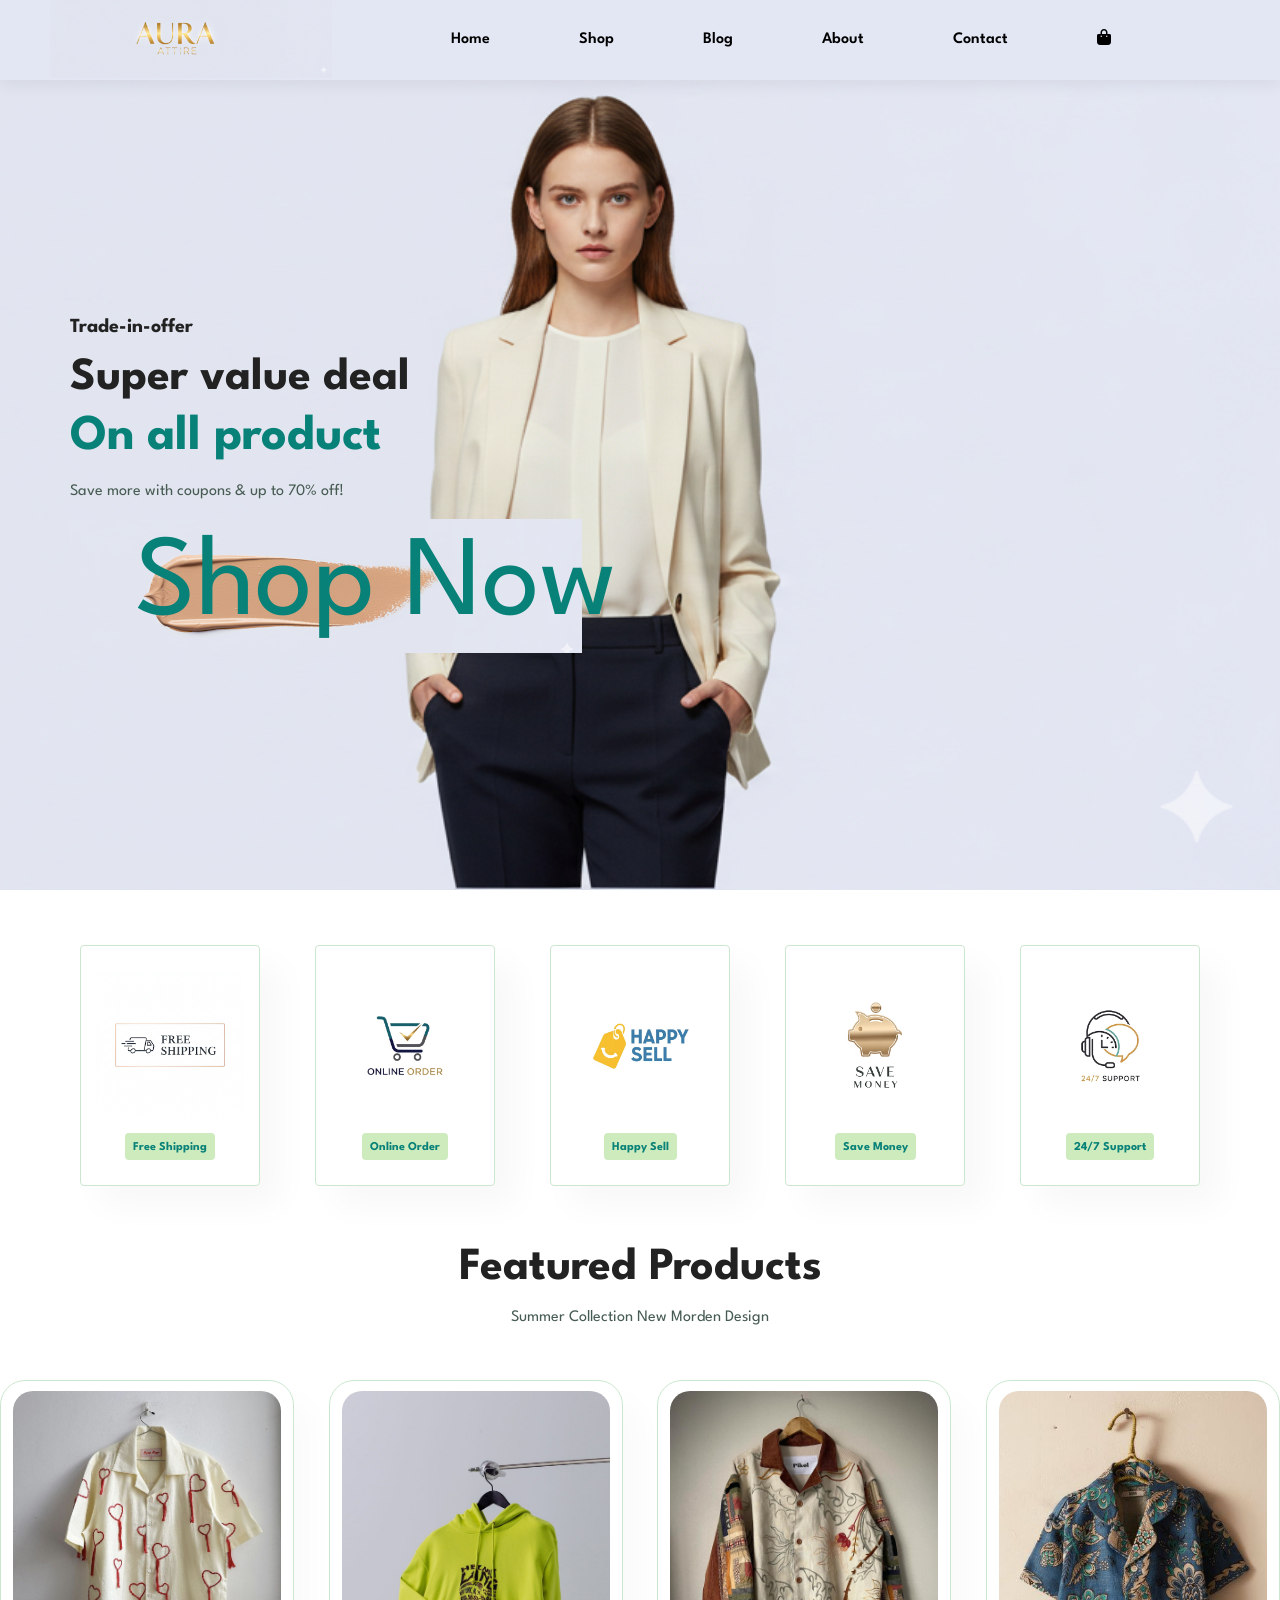
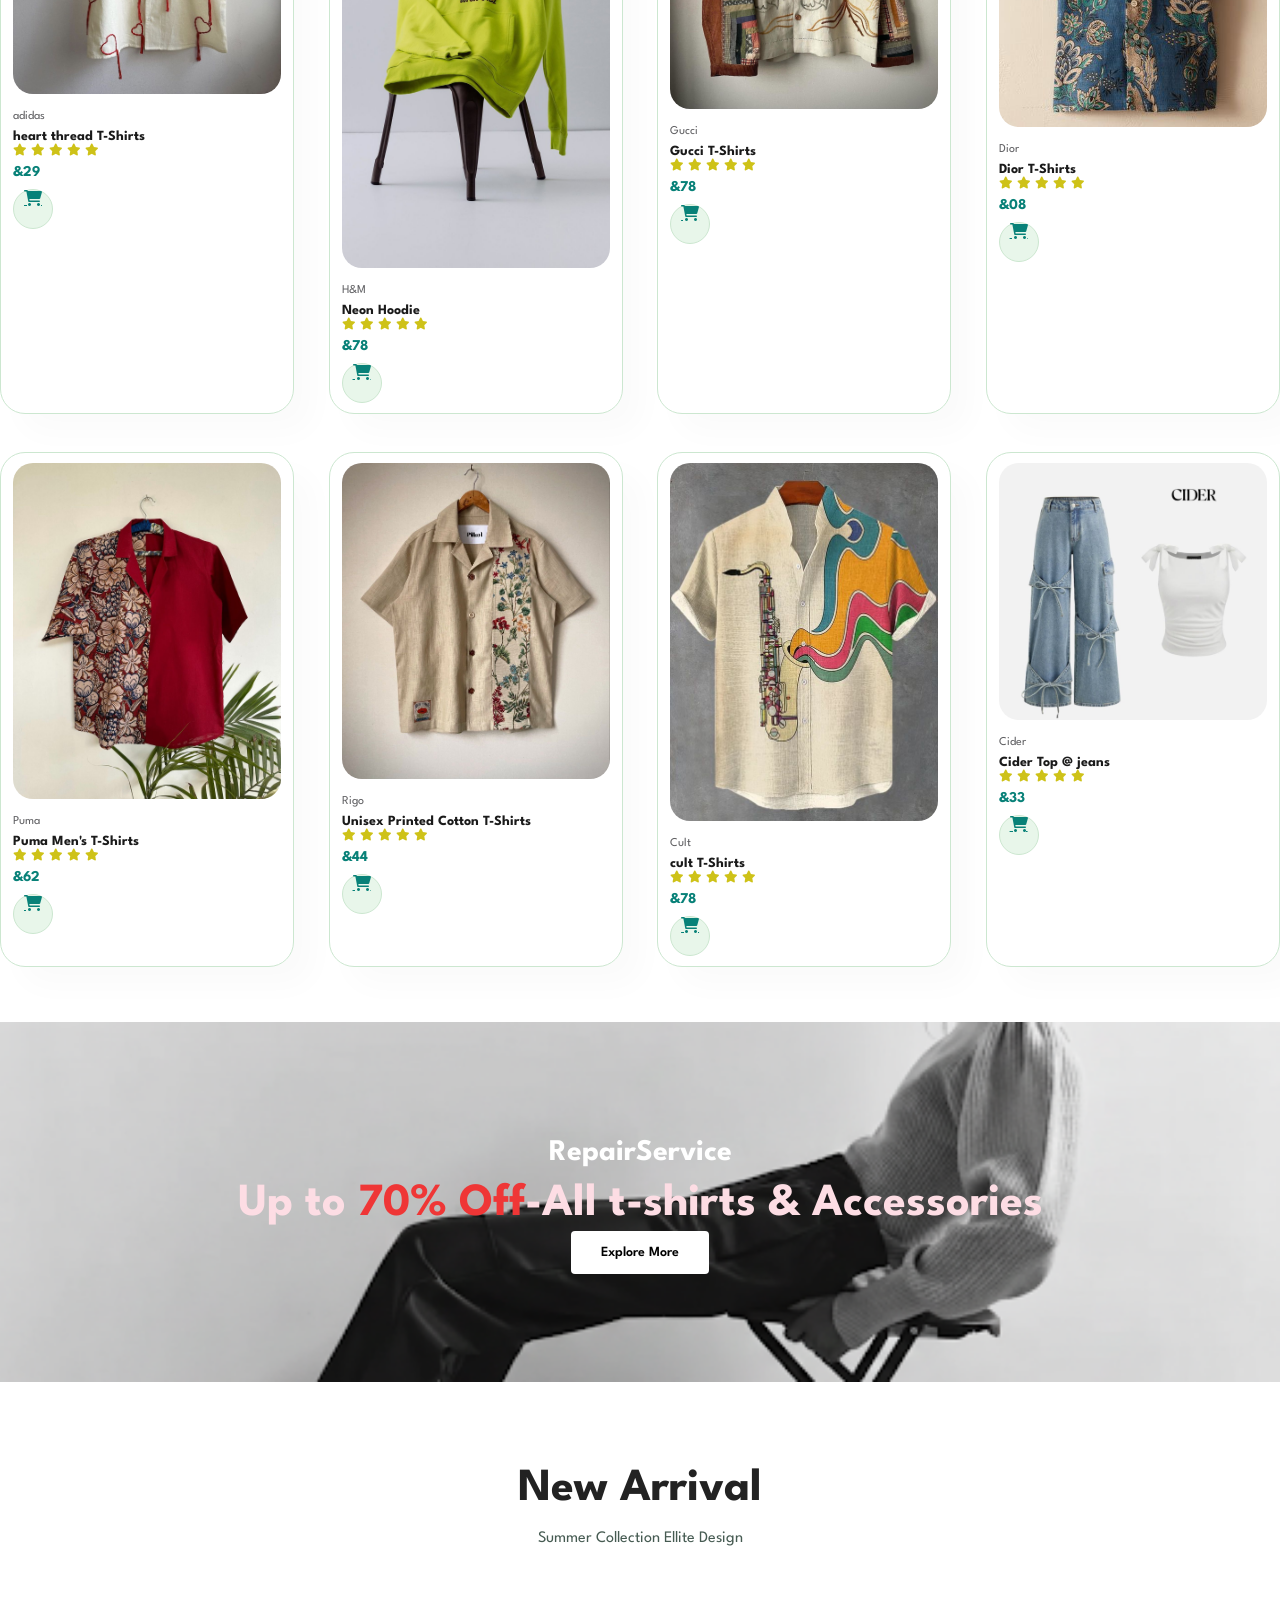
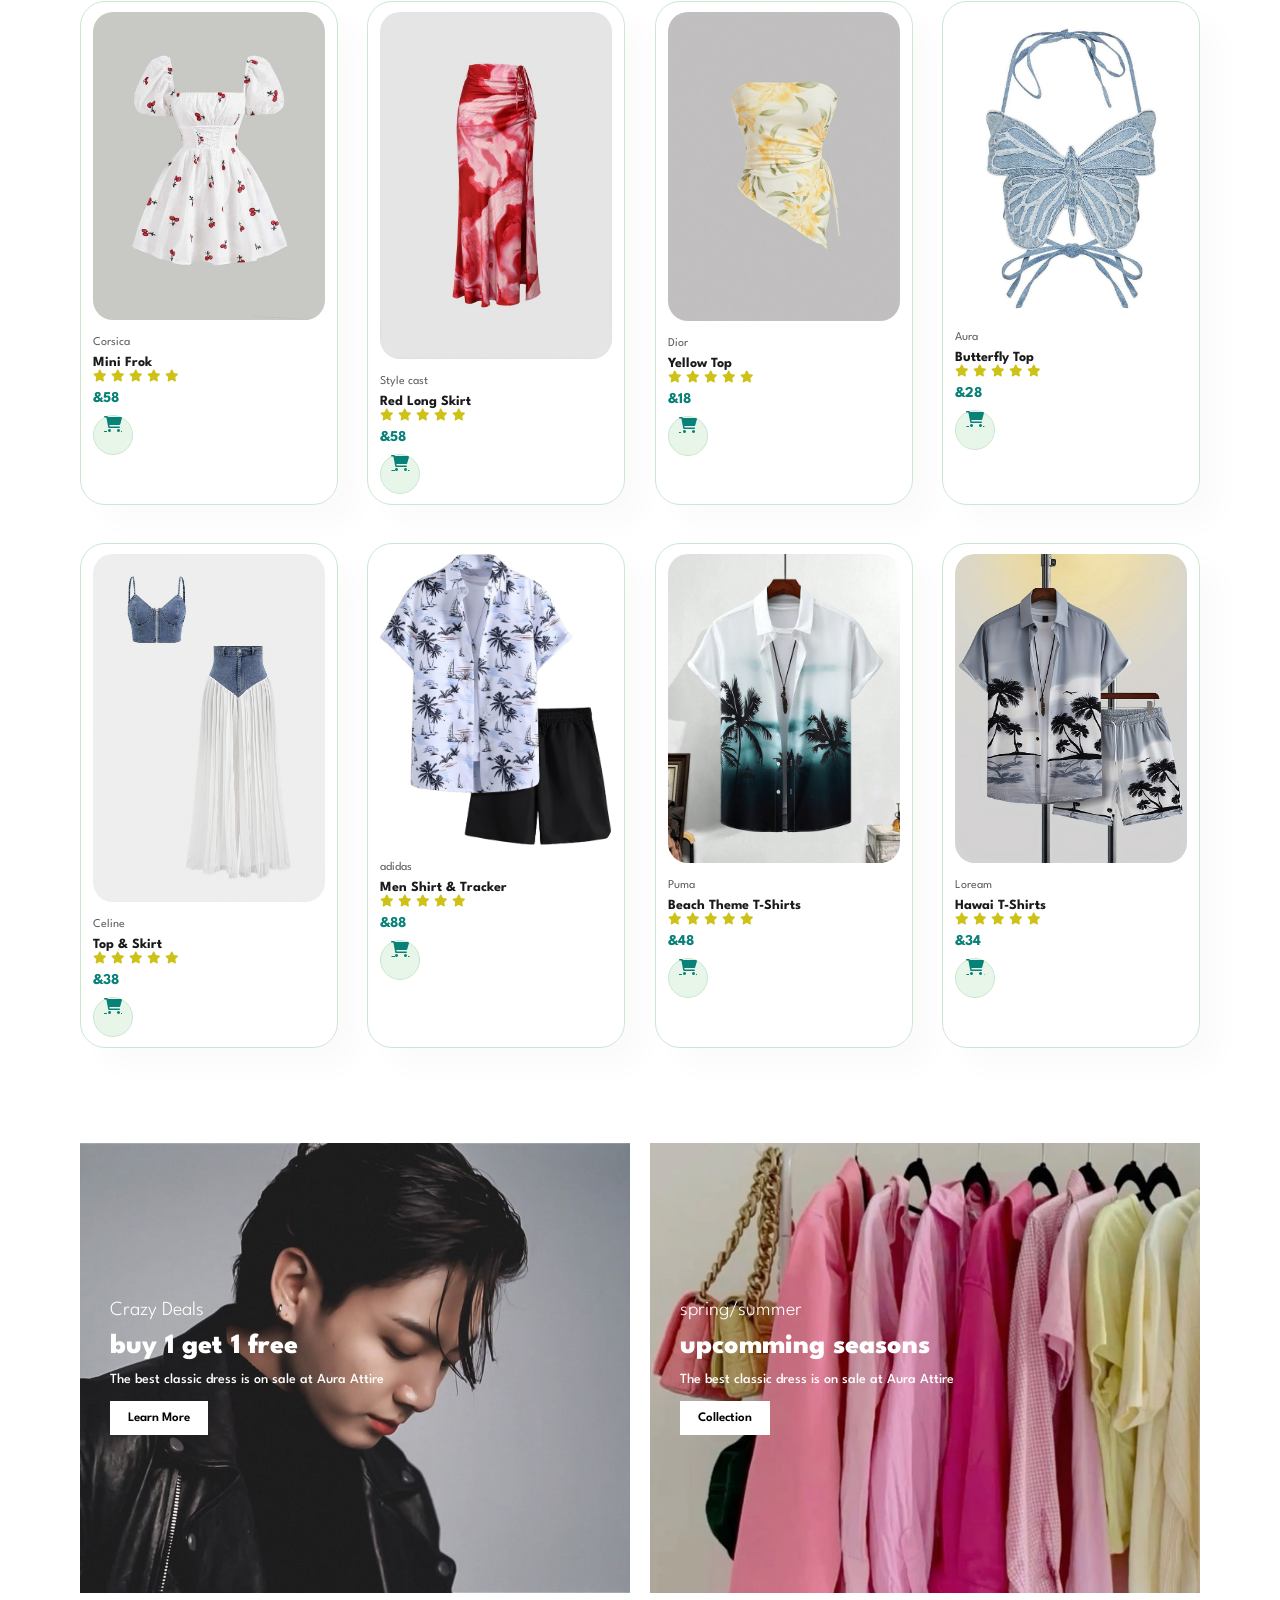
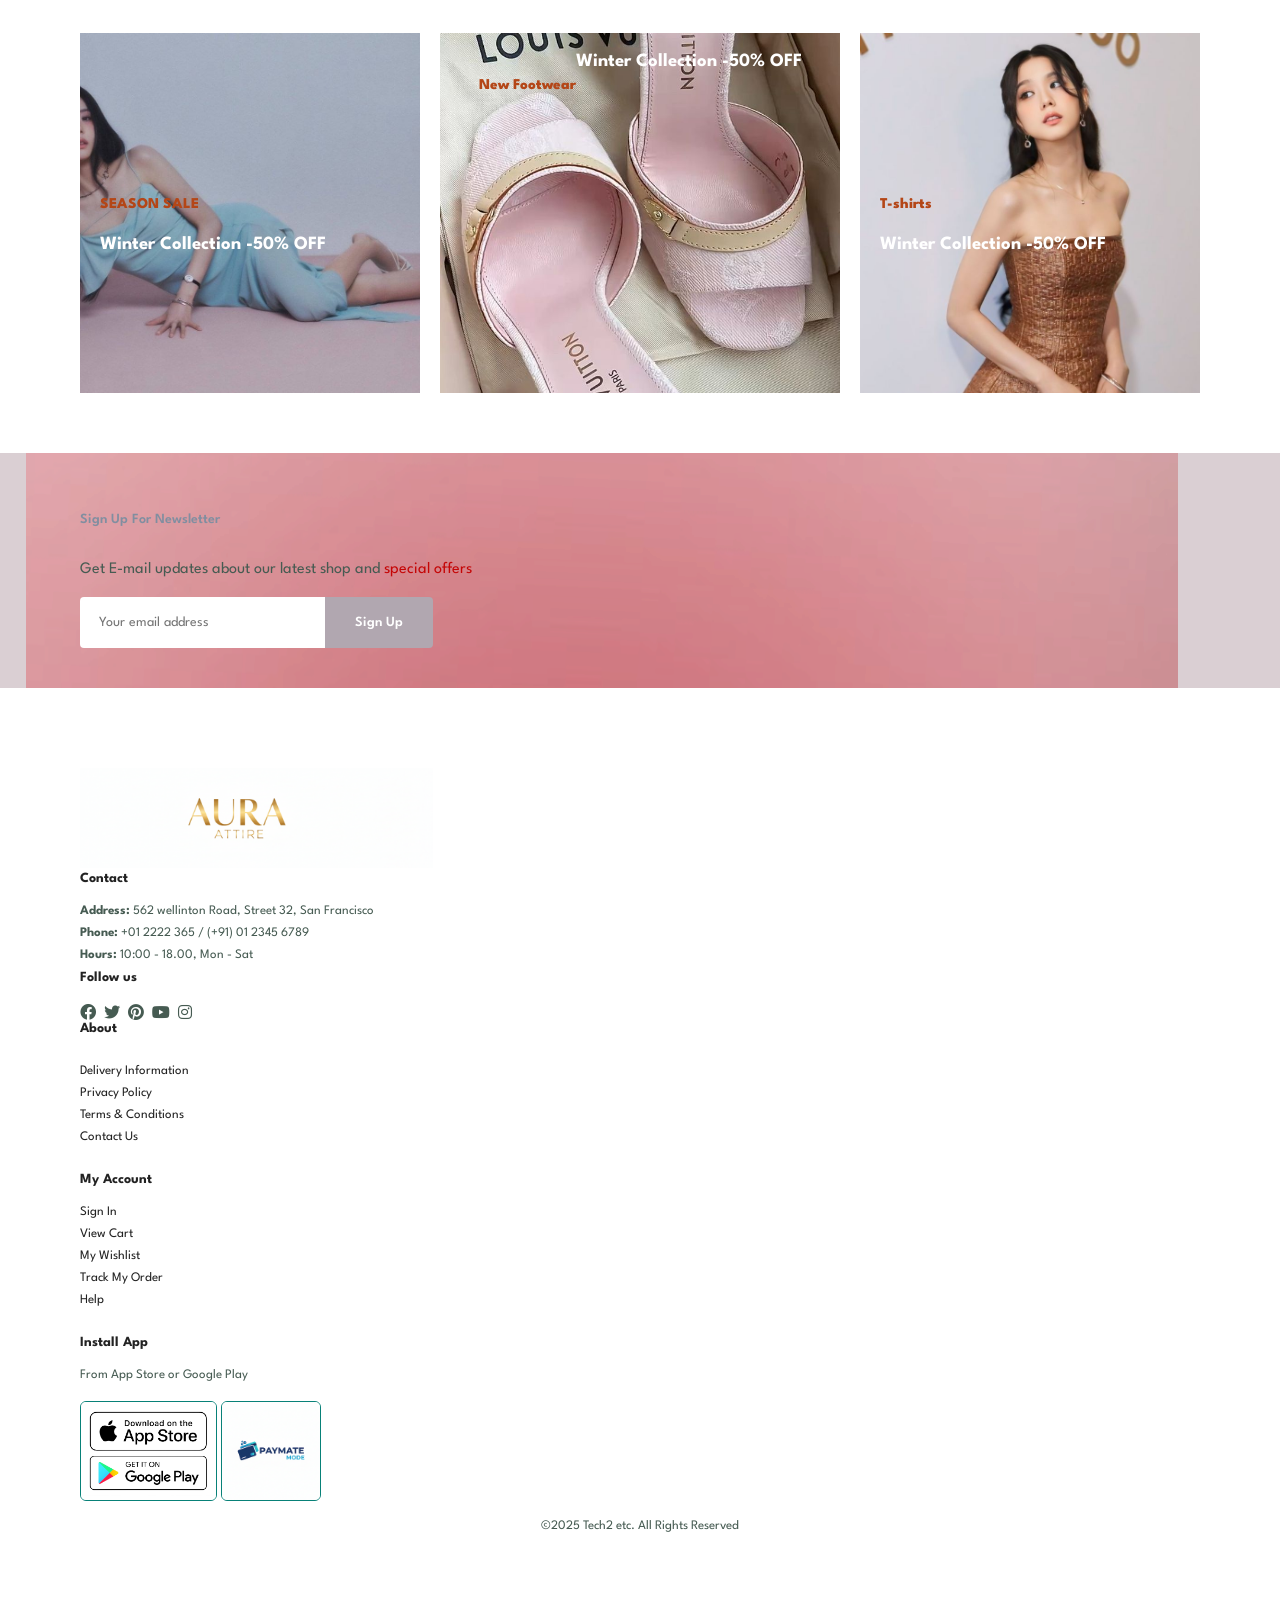
<file: index.html>
<!DOCTYPE html>
<html lang="en">
  <head>
    <meta charset="UTF-8" />
    <meta name="viewport" content="width=device-width, initial-scale=1.0" />
    <title>Ecommerce Web</title>
 <link rel="stylesheet" href="https://cdnjs.cloudflare.com/ajax/libs/font-awesome/6.0.0-beta3/css/all.min.css">
    <link rel="stylesheet" href="style.css">
  </head>
  <body>
    <section id="header">
      <a href="#"><img src="logo.png" class="logo" / height="180px"></a>
      <div>
        <ul id="navbar">
          <li class="active"><a href="index.html">Home</a></li>
          <li><a href="shop.html">Shop</a></li>
          <li><a href="blog.html">Blog</a></li>
          <li><a href="about.html">About</a></li>
          <li><a href="contact.html">Contact</a></li>
         <li><a href="cart.html"> <i class="fas fa-shopping-bag"></i></a></li>
         <a href="#" id="close"><i class="fas-fa-times"></i></a>
          </li>
        </ul>
      </div>

      <div id="mobile">
      
       <a href="cart.html"><i class="far-fa-shopping-bag"></i></a>
       <i id="bar" class="fas-fa-outdent"></i>

  
      </div>
    </section>
    <section id="hero">
        <h4>Trade-in-offer</h4>
        <h2>Super value deal</h2>
        <h1>On all product</h1>
        <p>Save more with coupons & up to 70% off!</p>

        <button>Shop Now</button>
    </section>

      <section id="feature" class="section-p1">
      <div class="fe-box">
        <img src="freeshippping.png" alt="">
        <h6>Free Shipping</h6>
      </div>
      <div class="fe-box">
        <img src="onlineorder.png" alt="">
        <h6>Online Order</h6>
      </div>
      <div class="fe-box">
        <img src="happysell.png" alt="">
        <h6>Happy Sell</h6>
      </div>
      <div class="fe-box">
        <img src="savemoney.png" alt="">
        <h6>Save Money</h6>
      </div>
        <div class="fe-box">
        <img src="support.png" alt="">
        <h6>24/7 Support</h6>
      </div>

    </section>
    <section id="product1">
      <h2>Featured Products</h2>
      <p>Summer Collection New Morden Design</p>


      <div class="pro-container">

        <div class="pro">
          <img src="tshirt1.png" alt="">
          <div class="des">
            <span>adidas</span>
            <h5>heart thread T-Shirts</h5>
            <div class="star">
         <i class="fas fa-star"></i>
         <i class="fas fa-star"></i>
        <i class="fas fa-star"></i>
        <i class="fas fa-star"></i>
        <i class="fas fa-star"></i>
            </div>
            <h4>&29</h4>


          </div>
          <a href="#" class="cart"><i class="fa-solid fa-cart-shopping"></i></a>

        </div>
    
        <div class="pro">
          <img src="tshirt2.png" alt="">
          <div class="des">
            <span>H&M</span>
            <h5>Neon Hoodie</h5>
            <div class="star">
         <i class="fas fa-star"></i>
         <i class="fas fa-star"></i>
        <i class="fas fa-star"></i>
        <i class="fas fa-star"></i>
        <i class="fas fa-star"></i>
            </div>
            <h4>&78</h4>


          </div>
          <a href="#" class="cart"><i class="fa-solid fa-cart-shopping"></i></a>

        </div>
     
        <div class="pro">
          <img src="tshirt3.png" alt="">
          <div class="des">
            <span>Gucci</span>
            <h5>Gucci T-Shirts</h5>
            <div class="star">
         <i class="fas fa-star"></i>
         <i class="fas fa-star"></i>
        <i class="fas fa-star"></i>
        <i class="fas fa-star"></i>
        <i class="fas fa-star"></i>
            </div>
            <h4>&78</h4>


          </div>
          <a href="#" class="cart"><i class="fa-solid fa-cart-shopping"></i></a>

        </div>
 
        <div class="pro">
          <img src="tshirt4.png" alt="">
          <div class="des">
            <span>Dior</span>
            <h5>Dior T-Shirts</h5>
            <div class="star">
         <i class="fas fa-star"></i>
         <i class="fas fa-star"></i>
        <i class="fas fa-star"></i>
        <i class="fas fa-star"></i>
        <i class="fas fa-star"></i>
            </div>
            <h4>&08</h4>


          </div>
          <a href="#" class="cart"><i class="fa-solid fa-cart-shopping"></i></a>

        </div>
   
        <div class="pro">
          <img src="tshirt5.png" alt="">
          <div class="des">
            <span>Puma</span>
            <h5>Puma Men's T-Shirts</h5>
            <div class="star">
         <i class="fas fa-star"></i>
         <i class="fas fa-star"></i>
        <i class="fas fa-star"></i>
        <i class="fas fa-star"></i>
        <i class="fas fa-star"></i>
            </div>
            <h4>&62</h4>


          </div>
          <a href="#" class="cart"><i class="fa-solid fa-cart-shopping"></i></a>

        </div>
  
        <div class="pro">
          <img src="tshirt6.png" alt="">
          <div class="des">
            <span>Rigo</span>
            <h5>Unisex Printed Cotton T-Shirts</h5>
            <div class="star">
         <i class="fas fa-star"></i>
         <i class="fas fa-star"></i>
        <i class="fas fa-star"></i>
        <i class="fas fa-star"></i>
        <i class="fas fa-star"></i>
            </div>
            <h4>&44</h4>


          </div>
          <a href="#" class="cart"><i class="fa-solid fa-cart-shopping"></i></a>

        </div>
     
        <div class="pro">
          <img src="tshirt7.png" alt="">
          <div class="des">
            <span>Cult</span>
            <h5> cult T-Shirts</h5>
            <div class="star">
         <i class="fas fa-star"></i>
         <i class="fas fa-star"></i>
        <i class="fas fa-star"></i>
        <i class="fas fa-star"></i>
        <i class="fas fa-star"></i>
            </div>
            <h4>&78</h4>


          </div>
          <a href="#" class="cart"><i class="fa-solid fa-cart-shopping"></i></a>

        </div>
         <div class="pro">
          <img src="tshirt8.png" alt="">
          <div class="des">
            <span>Cider</span>
            <h5>Cider Top @ jeans </h5>
            <div class="star">
         <i class="fas fa-star"></i>
         <i class="fas fa-star"></i>
        <i class="fas fa-star"></i>
        <i class="fas fa-star"></i>
        <i class="fas fa-star"></i>
            </div>
            <h4>&33</h4>


          </div>
          <a href="#" class="cart"><i class="fa-solid fa-cart-shopping"></i></a>
  
    </section>

    <section id="banner" class="section-m1">
      <h4>RepairService</h4>
      <h2>Up to <span>70% Off</span>-All t-shirts & Accessories</h2>
      <button class="normal">Explore More</button>
    </section>

 <section id="product1" class="section-p1">
      <h2>New Arrival</h2>
      <p>Summer Collection Ellite Design</p>


      <div class="pro-container">

        <div class="pro">
          <img src="product1.png" alt="">
          <div class="des">
            <span>Corsica</span>
            <h5>Mini Frok</h5>
            <div class="star">
         <i class="fas fa-star"></i>
         <i class="fas fa-star"></i>
        <i class="fas fa-star"></i>
        <i class="fas fa-star"></i>
        <i class="fas fa-star"></i>
            </div>
            <h4>&58</h4>


          </div>
          <a href="#" class="cart"><i class="fa-solid fa-cart-shopping"></i></a>

        </div>

    

        <div class="pro">
          <img src="product2.png" alt="">
          <div class="des">
            <span>Style cast</span>
            <h5>Red Long Skirt</h5>
            <div class="star">
         <i class="fas fa-star"></i>
         <i class="fas fa-star"></i>
        <i class="fas fa-star"></i>
        <i class="fas fa-star"></i>
        <i class="fas fa-star"></i>
            </div>
            <h4>&58</h4>


          </div>
          <a href="#" class="cart"><i class="fa-solid fa-cart-shopping"></i></a>
           </div>
  

        <div class="pro">
          <img src="product3.png" alt="">
          <div class="des">
            <span>Dior</span>
            <h5>Yellow Top</h5>
            <div class="star">
         <i class="fas fa-star"></i>
         <i class="fas fa-star"></i>
        <i class="fas fa-star"></i>
        <i class="fas fa-star"></i>
        <i class="fas fa-star"></i>
            </div>
            <h4>&18</h4>


          </div>
          <a href="#" class="cart"><i class="fa-solid fa-cart-shopping"></i></a>
           </div>

      

        <div class="pro">
          <img src="product4.png" alt="">
          <div class="des">
            <span>Aura</span>
            <h5>Butterfly Top</h5>
            <div class="star">
         <i class="fas fa-star"></i>
         <i class="fas fa-star"></i>
        <i class="fas fa-star"></i>
        <i class="fas fa-star"></i>
        <i class="fas fa-star"></i>
            </div>
            <h4>&28</h4>


          </div>
          <a href="#" class="cart"><i class="fa-solid fa-cart-shopping"></i></a>
           </div>
     
        <div class="pro">
          <img src="product5.png" alt="">
          <div class="des">
            <span>Celine</span>
            <h5>Top & Skirt</h5>
            <div class="star">
         <i class="fas fa-star"></i>
         <i class="fas fa-star"></i>
        <i class="fas fa-star"></i>
        <i class="fas fa-star"></i>
        <i class="fas fa-star"></i>
            </div>
            <h4>&38</h4>


          </div>
          <a href="#" class="cart"><i class="fa-solid fa-cart-shopping"></i></a>
           </div>
    

        <div class="pro">
          <img src="product6.png" alt="">
          <div class="des">
            <span>adidas</span>
            <h5>Men Shirt & Tracker</h5>
            <div class="star">
         <i class="fas fa-star"></i>
         <i class="fas fa-star"></i>
        <i class="fas fa-star"></i>
        <i class="fas fa-star"></i>
        <i class="fas fa-star"></i>
            </div>
            <h4>&88</h4>


          </div>
          <a href="#" class="cart"><i class="fa-solid fa-cart-shopping"></i></a>
           </div>
    

        <div class="pro">
          <img src="product7.png" alt="">
          <div class="des">
            <span>Puma</span>
            <h5>Beach Theme T-Shirts</h5>
            <div class="star">
         <i class="fas fa-star"></i>
         <i class="fas fa-star"></i>
        <i class="fas fa-star"></i>
        <i class="fas fa-star"></i>
        <i class="fas fa-star"></i>
            </div>
            <h4>&48</h4>


          </div>
          <a href="#" class="cart"><i class="fa-solid fa-cart-shopping"></i></a>
           </div>
     

        <div class="pro">
          <img src="product8.png" alt="">
          <div class="des">
            <span>Loream</span>
            <h5>Hawai T-Shirts</h5>
            <div class="star">
         <i class="fas fa-star"></i>
         <i class="fas fa-star"></i>
        <i class="fas fa-star"></i>
        <i class="fas fa-star"></i>
        <i class="fas fa-star"></i>
            </div>
            <h4>&34</h4>


          </div>
          <a href="#" class="cart"><i class="fa-solid fa-cart-shopping"></i></a>
 </div>
 </section>

 <section id="sm-banner" class="section-p1">
  <div class="banner-box">
    <h4>Crazy Deals</h4>
    <h2>buy 1 get 1 free</h2>
    <span>The best classic dress is on sale at Aura Attire</span>
    <button class="white">Learn More</button>
  </div>


    <div class="banner-box banner-box2" >
    <h4>spring/summer</h4>
    <h2>upcomming seasons</h2>
    <span>The best classic dress is on sale at Aura Attire</span>
    <button class="white">Collection</button>
  </div>

 </section>


 <section id="banner3">
     <div class="banner-box " >
  
    <h1>SEASON SALE</h1>
    <h3>Winter Collection -50% OFF</h3>
 
  
  </div>
     <div class="banner-box banner-box2" >
  
    <h1>New Footwear</h1>
    <h3>Winter Collection -50% OFF</h3>
  
  </div>
     <div class="banner-box banner-box3 " >
  
    <h1>T-shirts</h1>
    <h3>Winter Collection -50% OFF</h3>
  
  </div>
  
 </section>
 <section id="newsletter" class="section-p1 section-m1">
  <div class="newstext">
    <h2>Sign Up For Newsletter</h2>
    <p>Get E-mail updates about our latest shop and <span>special offers</span></p>
    <div>
      <div class="form">
  <input type="text" placeholder="Your email address" >
      <button class="normal">Sign Up</button>
      
    
    </div>


 </section >
 <footer class="section-p1">
  <div class="footer-left">
    <img src="Gemini_Generated_Image_h49cabh49cabh49c.png" alt="" height="100px
    ">
    <h4>Contact</h4>
    <p><strong>Address: </strong>
      562 wellinton Road, Street 32, San Francisco</p>
      <p><strong>Phone:</strong> +01 2222 365 / (+91) 01 2345 6789</p>
      <p><strong>Hours:</strong> 10:00 - 18.00, Mon - Sat</p>
      <div class="follow">
        <h4>Follow us</h4>
        <div class="icon">
          <i class="fab fa-facebook"></i>
             <i class="fab fa-twitter"></i>
                <i class="fab fa-pinterest"></i>
                   <i class="fab fa-youtube"></i>
                    <i class="fab fa-instagram"></i>
        </div>
      </div>
  </div>

  <div class="col">
    <h4>About</h4>
    <a href="#"><About Us/a>
         <a href="#">Delivery Information</a>
           <a href="#">Privacy Policy</a>
             <a href="#">Terms & Conditions</a>
               <a href="#">Contact  Us</a>
  </div>
    <div class="col">
  <h4>My Account</h4>
    <a href="#">Sign In</a>
         <a href="#">View Cart</a>
           <a href="#">My Wishlist</a>
             <a href="#">Track My Order</a>
               <a href="#">Help</a>
                </div>

                <div class="col install">
                  <h4>Install App</h4>
                  <p>From App Store or Google Play</p>
                  <div class="row">
                    <img src="app.png" alt="" height="100px">
                    <img src="pay.png" alt=""  height="100px">
                   
                  </div>
              <div class="copyright">
                <p>&copy;2025 Tech2 etc. All Rights Reserved</p>
              </div>
 </footer>
    <script src="script.js"></script>
  </body>
</html>
</file>
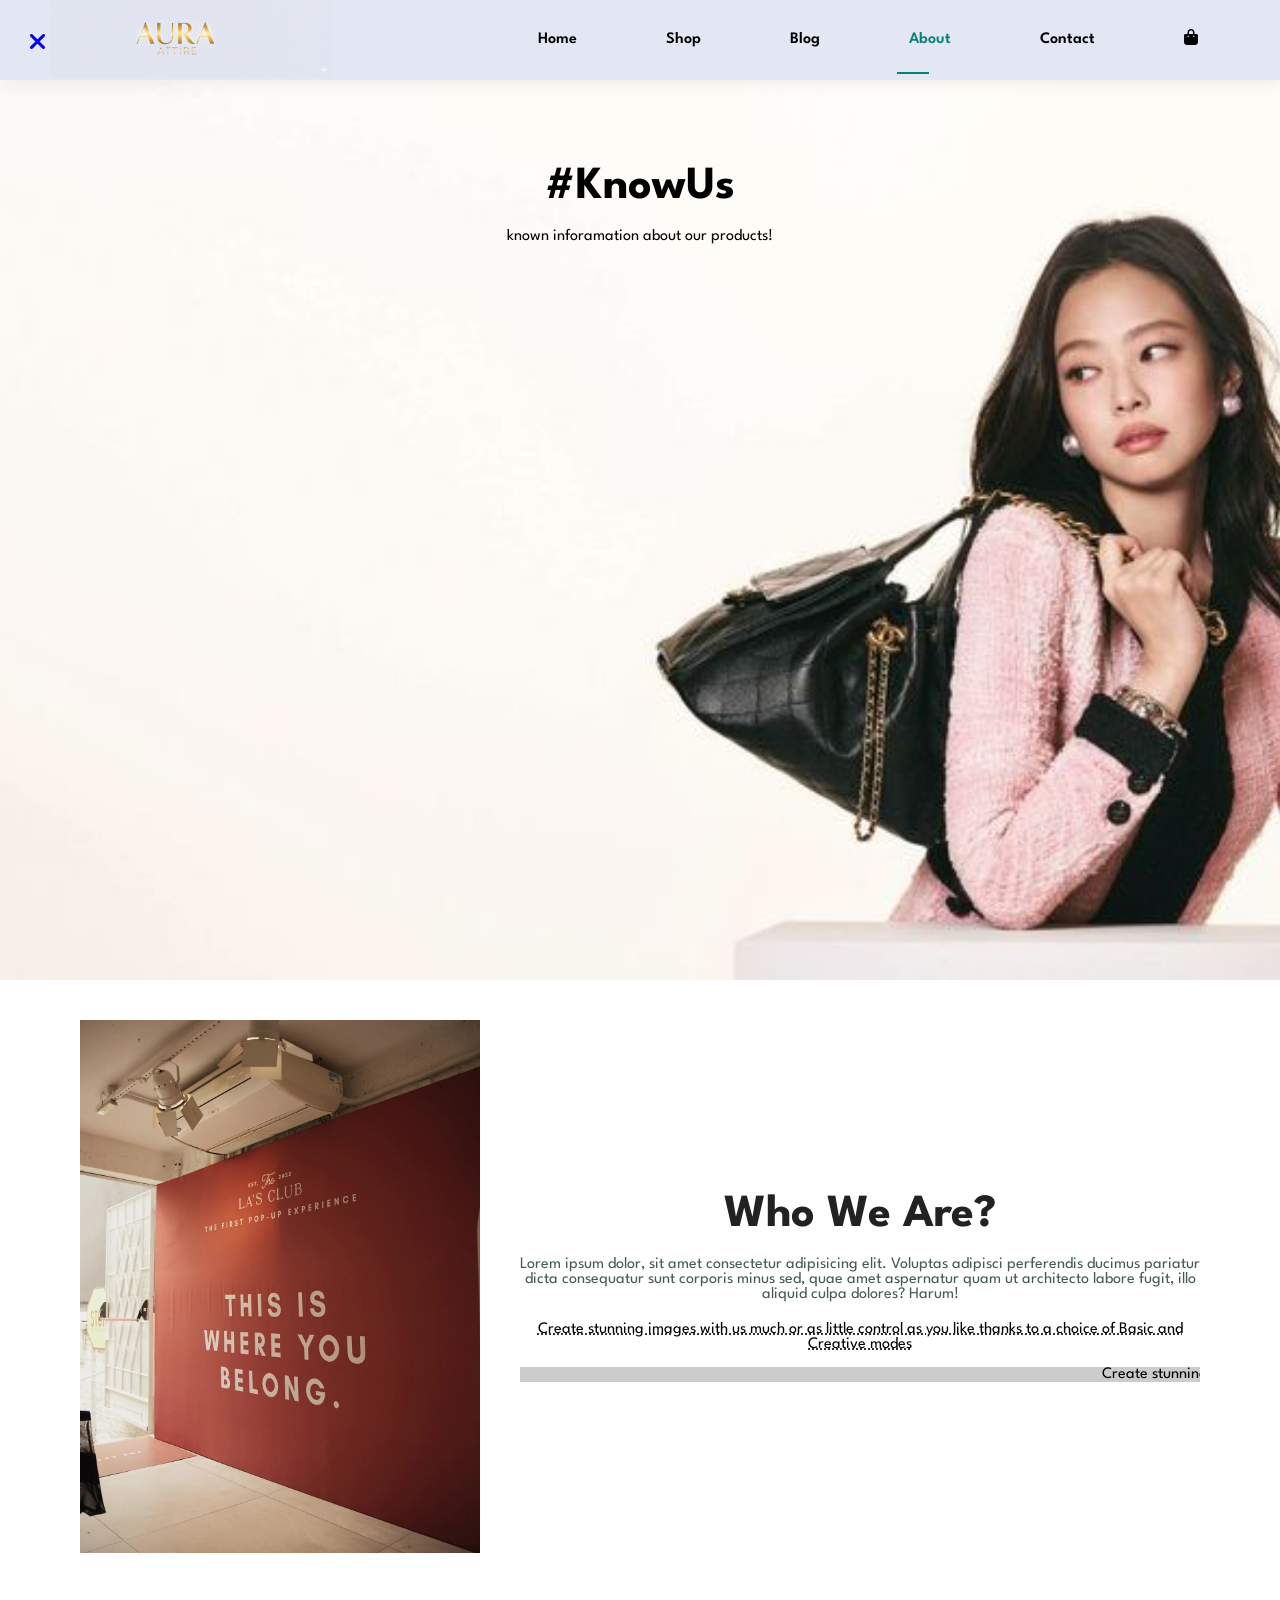
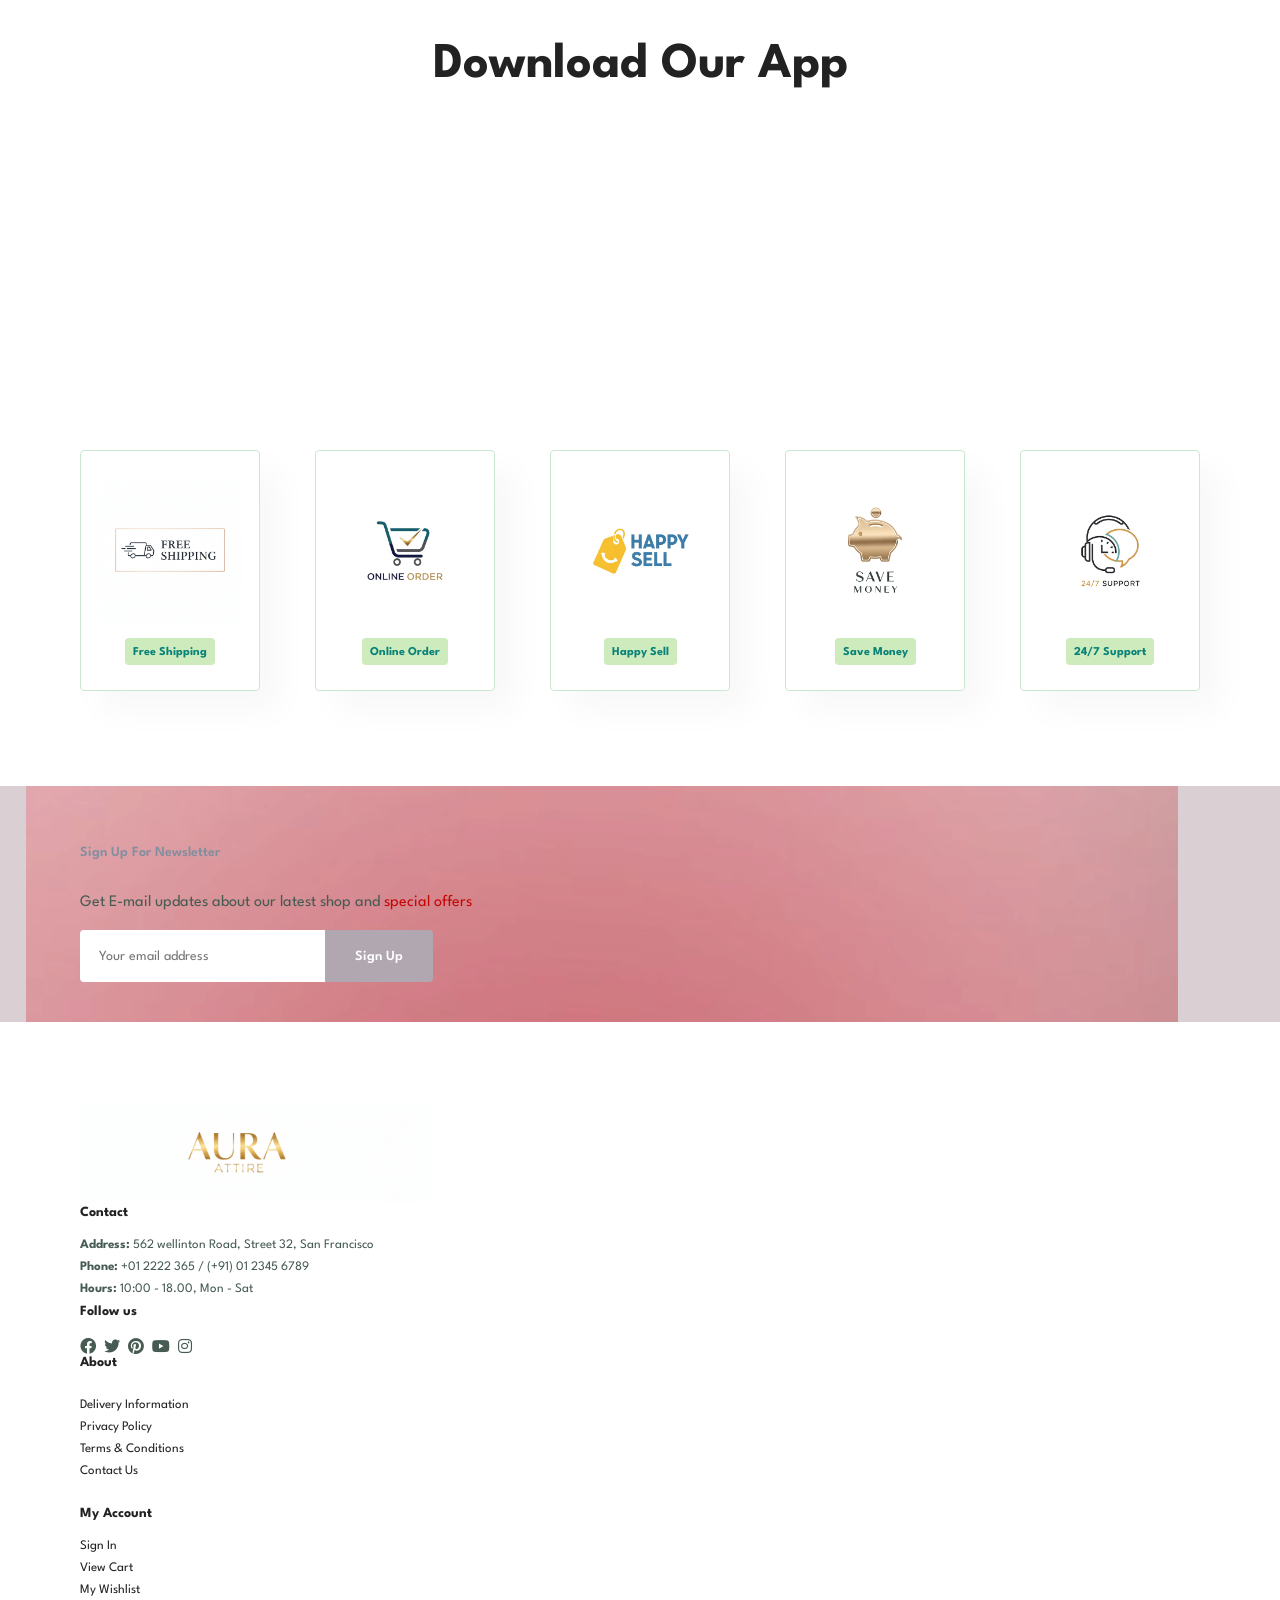
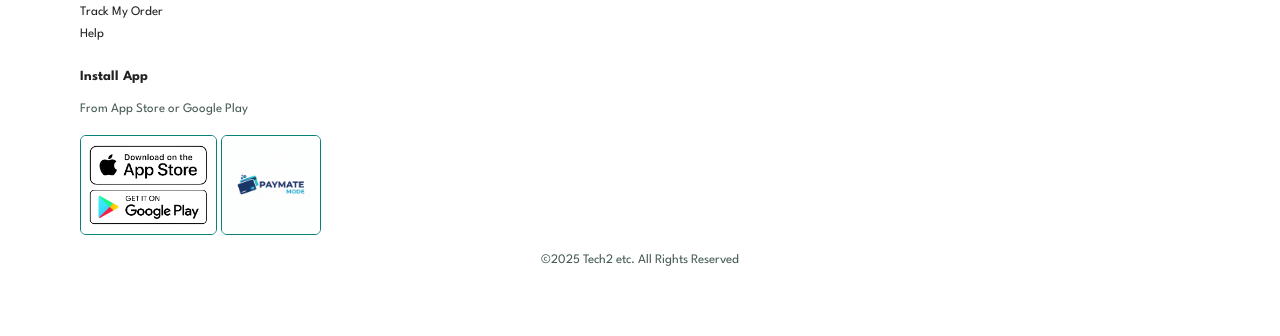
<file: about.html>
<!DOCTYPE html>
<html lang="en">
  <head>
    <meta charset="UTF-8" />
    <meta name="viewport" content="width=device-width, initial-scale=1.0" />
    <title>Ecommerce Web</title>
 <link rel="stylesheet" href="https://cdnjs.cloudflare.com/ajax/libs/font-awesome/6.0.0-beta3/css/all.min.css">
    <link rel="stylesheet" href="style.css">
  </head>
  <body>
    <section id="header">
      <a href="#"><img src="logo.png" class="logo" / height="180px"></a>
        <div>
        <ul id="navbar">
          <li><a href="index.html">Home</a></li>
          <li><a href="shop.html">Shop</a></li>
          <li><a href="blog.html">Blog</a></li>
          <li><a class="active" href="about.html">About</a></li>
          <li><a href="contact.html">Contact</a></li>

          <li>
            <a href="cart.html">
              <i class="fas fa-shopping-bag"></i>
            </a>
          </li>

          <a href="#" id="close">
            <i class="fas fa-times"></i>
          </a>
        </ul>
      </div>
    </section>
    <section id="page-header" class="about-header">
       
        <h2>#KnowUs</h2>
      
        <p>known inforamation about our products!</p>

    </section>

    <section id="about-head" class="section-p1">
      <img src="we are.webp" alt="">
      <div>
        <h2>Who We Are?</h2>
        <p>Lorem ipsum dolor, sit amet consectetur adipisicing elit. Voluptas adipisci perferendis ducimus pariatur dicta consequatur sunt corporis minus sed, quae amet aspernatur quam ut architecto labore fugit, illo aliquid culpa dolores? Harum!</p>
        <abbr title="">Create stunning images with us much or as little control as you like thanks to a choice of Basic and Creative modes</abbr>

        <br><br>
        <marquee bgcolor="#ccc" loop="-1" scrollamount="5" width="100%">Create stunning images with us much or as little control as you like thanks to a choice of Basic and Creative modes</marquee>

      </div>
    </section>
   
  
<section id="about-app" class="section-p1">
  <h1>Download Our <a href="#"></a>App</a></h1>
  <div class="video">
    <video autoplay muted loop src="music.mp4.mp4"></video>
  </div>
</section>

<section id="feature" class="section-p1">
      <div class="fe-box">
        <img src="freeshippping.png" alt="">
        <h6>Free Shipping</h6>
      </div>
      <div class="fe-box">
        <img src="onlineorder.png" alt="">
        <h6>Online Order</h6>
      </div>
      <div class="fe-box">
        <img src="happysell.png" alt="">
        <h6>Happy Sell</h6>
      </div>
      <div class="fe-box">
        <img src="savemoney.png" alt="">
        <h6>Save Money</h6>
      </div>
        <div class="fe-box">
        <img src="support.png" alt="">
        <h6>24/7 Support</h6>
      </div>

    </section>

     </section>
 <section id="newsletter" class="section-p1 section-m1">
  <div class="newstext">
    <h2>Sign Up For Newsletter</h2>
    <p>Get E-mail updates about our latest shop and <span>special offers</span></p>
    <div>
      <div class="form">
  <input type="text" placeholder="Your email address" >
      <button class="normal">Sign Up</button>
      
    
    </div>


 </section >

 <footer class="section-p1">
  <div class="footer-left">
    <img src="Gemini_Generated_Image_h49cabh49cabh49c.png" alt="" height="100px
    ">
    <h4>Contact</h4>
    <p><strong>Address: </strong>
      562 wellinton Road, Street 32, San Francisco</p>
      <p><strong>Phone:</strong> +01 2222 365 / (+91) 01 2345 6789</p>
      <p><strong>Hours:</strong> 10:00 - 18.00, Mon - Sat</p>
      <div class="follow">
        <h4>Follow us</h4>
        <div class="icon">
          <i class="fab fa-facebook"></i>
             <i class="fab fa-twitter"></i>
                <i class="fab fa-pinterest"></i>
                   <i class="fab fa-youtube"></i>
                    <i class="fab fa-instagram"></i>
        </div>
      </div>
  </div>

  <div class="col">
    <h4>About</h4>
    <a href="#"><About Us/a>
         <a href="#">Delivery Information</a>
           <a href="#">Privacy Policy</a>
             <a href="#">Terms & Conditions</a>
               <a href="#">Contact  Us</a>
  </div>
    <div class="col">
  <h4>My Account</h4>
    <a href="#">Sign In</a>
         <a href="#">View Cart</a>
           <a href="#">My Wishlist</a>
             <a href="#">Track My Order</a>
               <a href="#">Help</a>
                </div>

                <div class="col install">
                  <h4>Install App</h4>
                  <p>From App Store or Google Play</p>
                  <div class="row">
                    <img src="app.png" alt="" height="100px">
                    <img src="pay.png" alt=""  height="100px">
                   
                  </div>
              <div class="copyright">
                <p>&copy;2025 Tech2 etc. All Rights Reserved</p>
              </div>
 </footer>
    <script src="script.js"></script>
  </body>
</html>
</file>
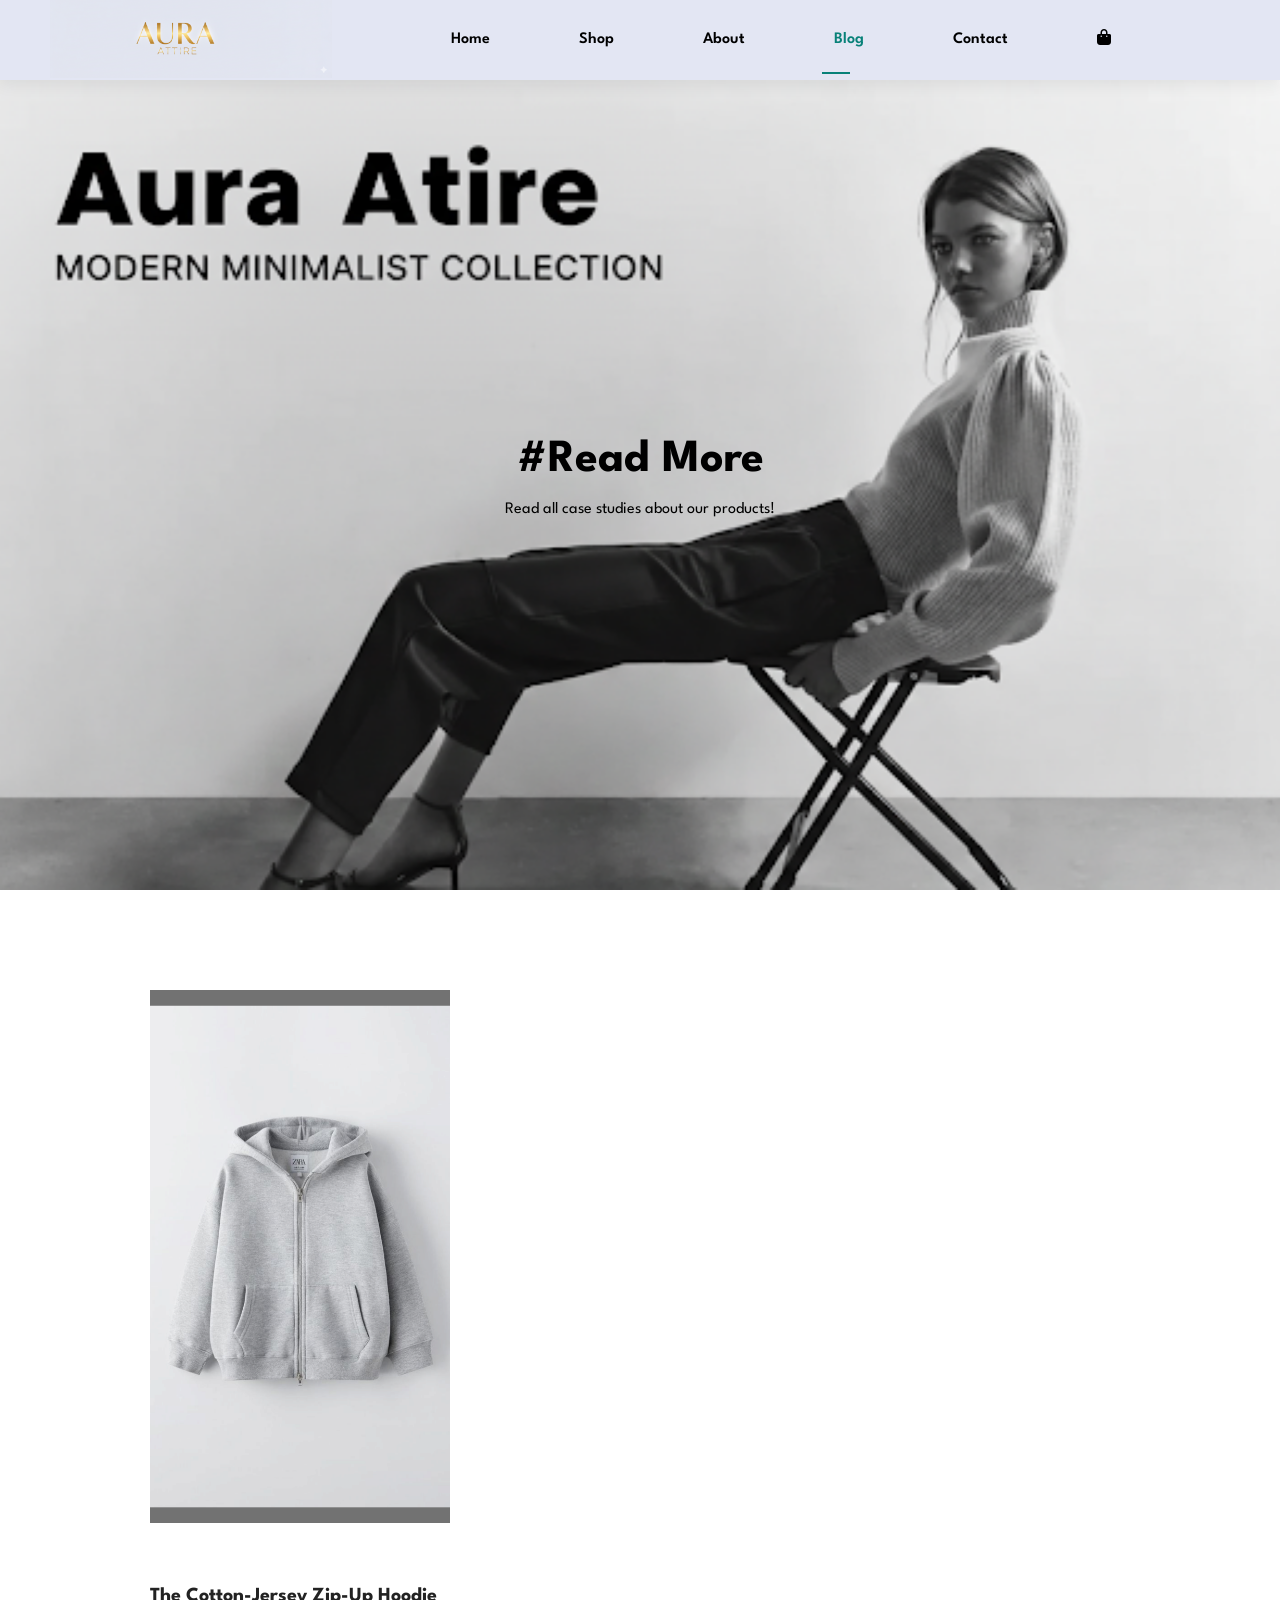
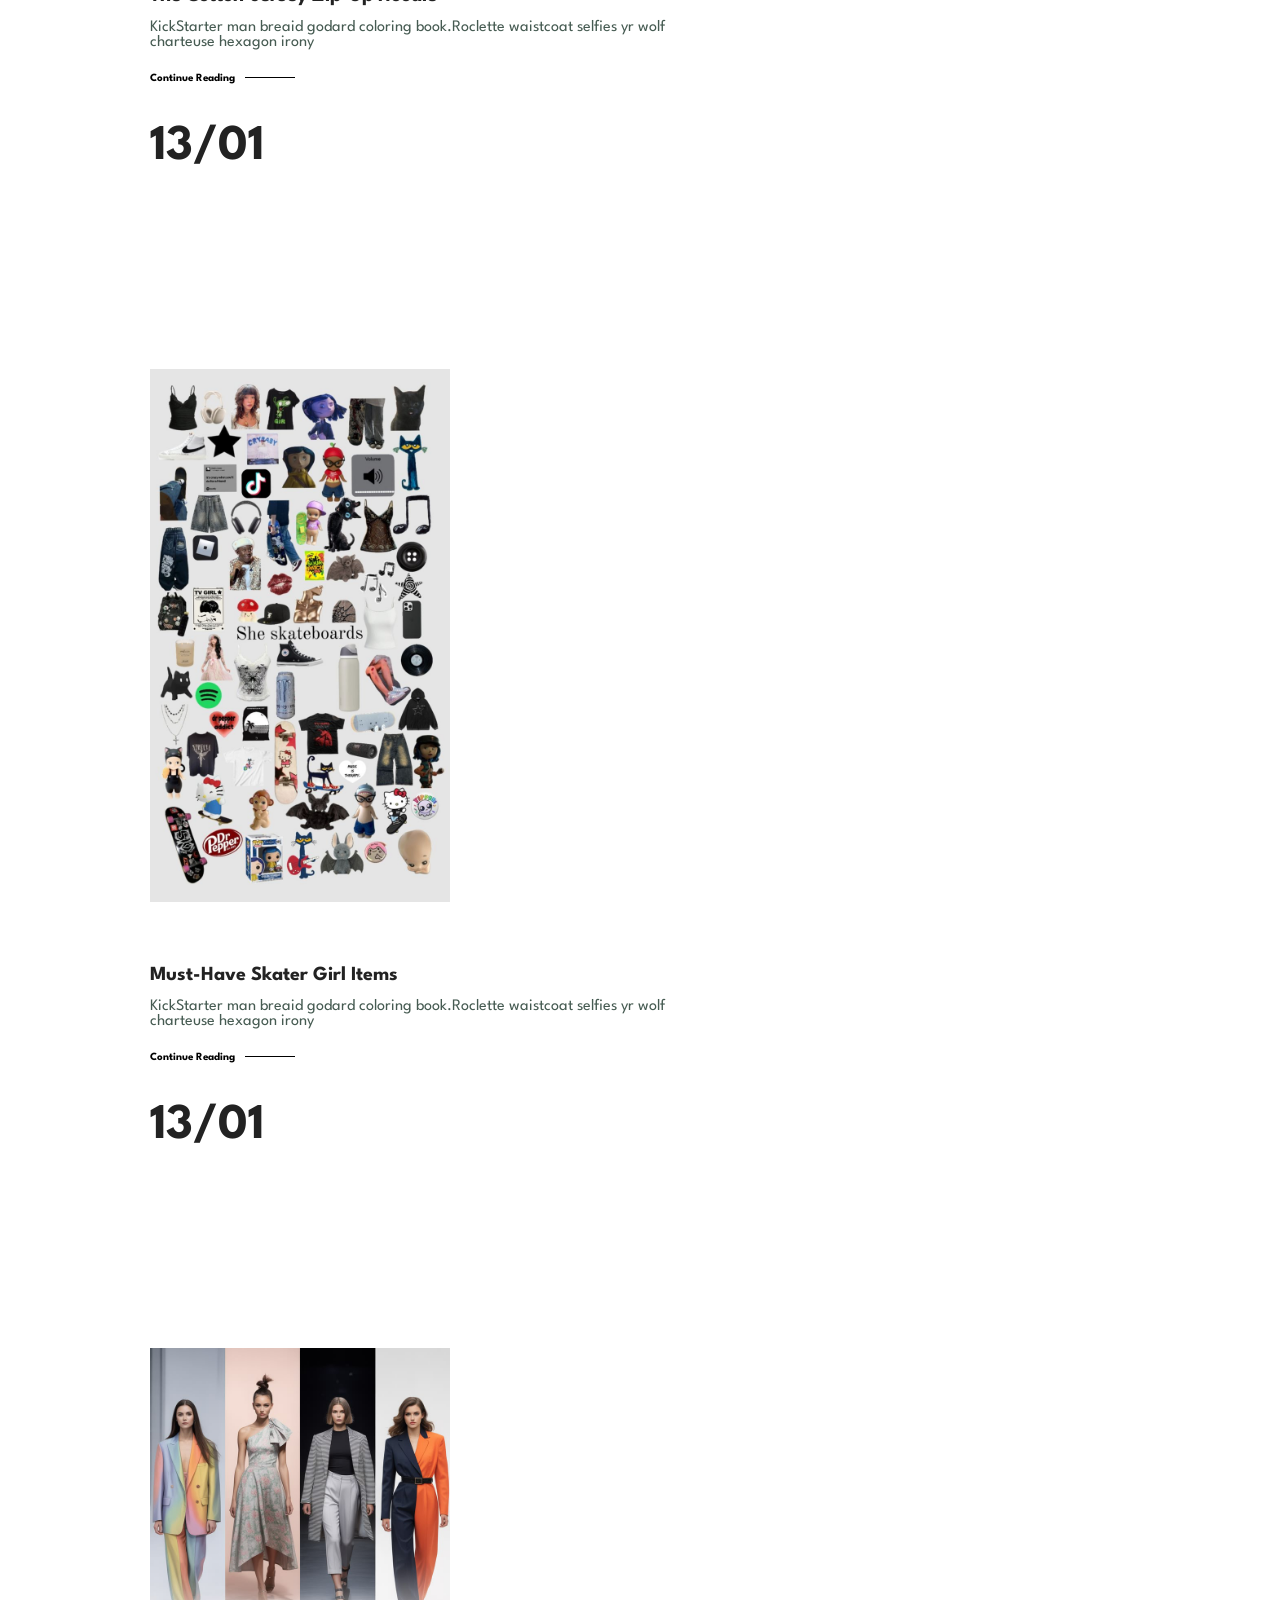
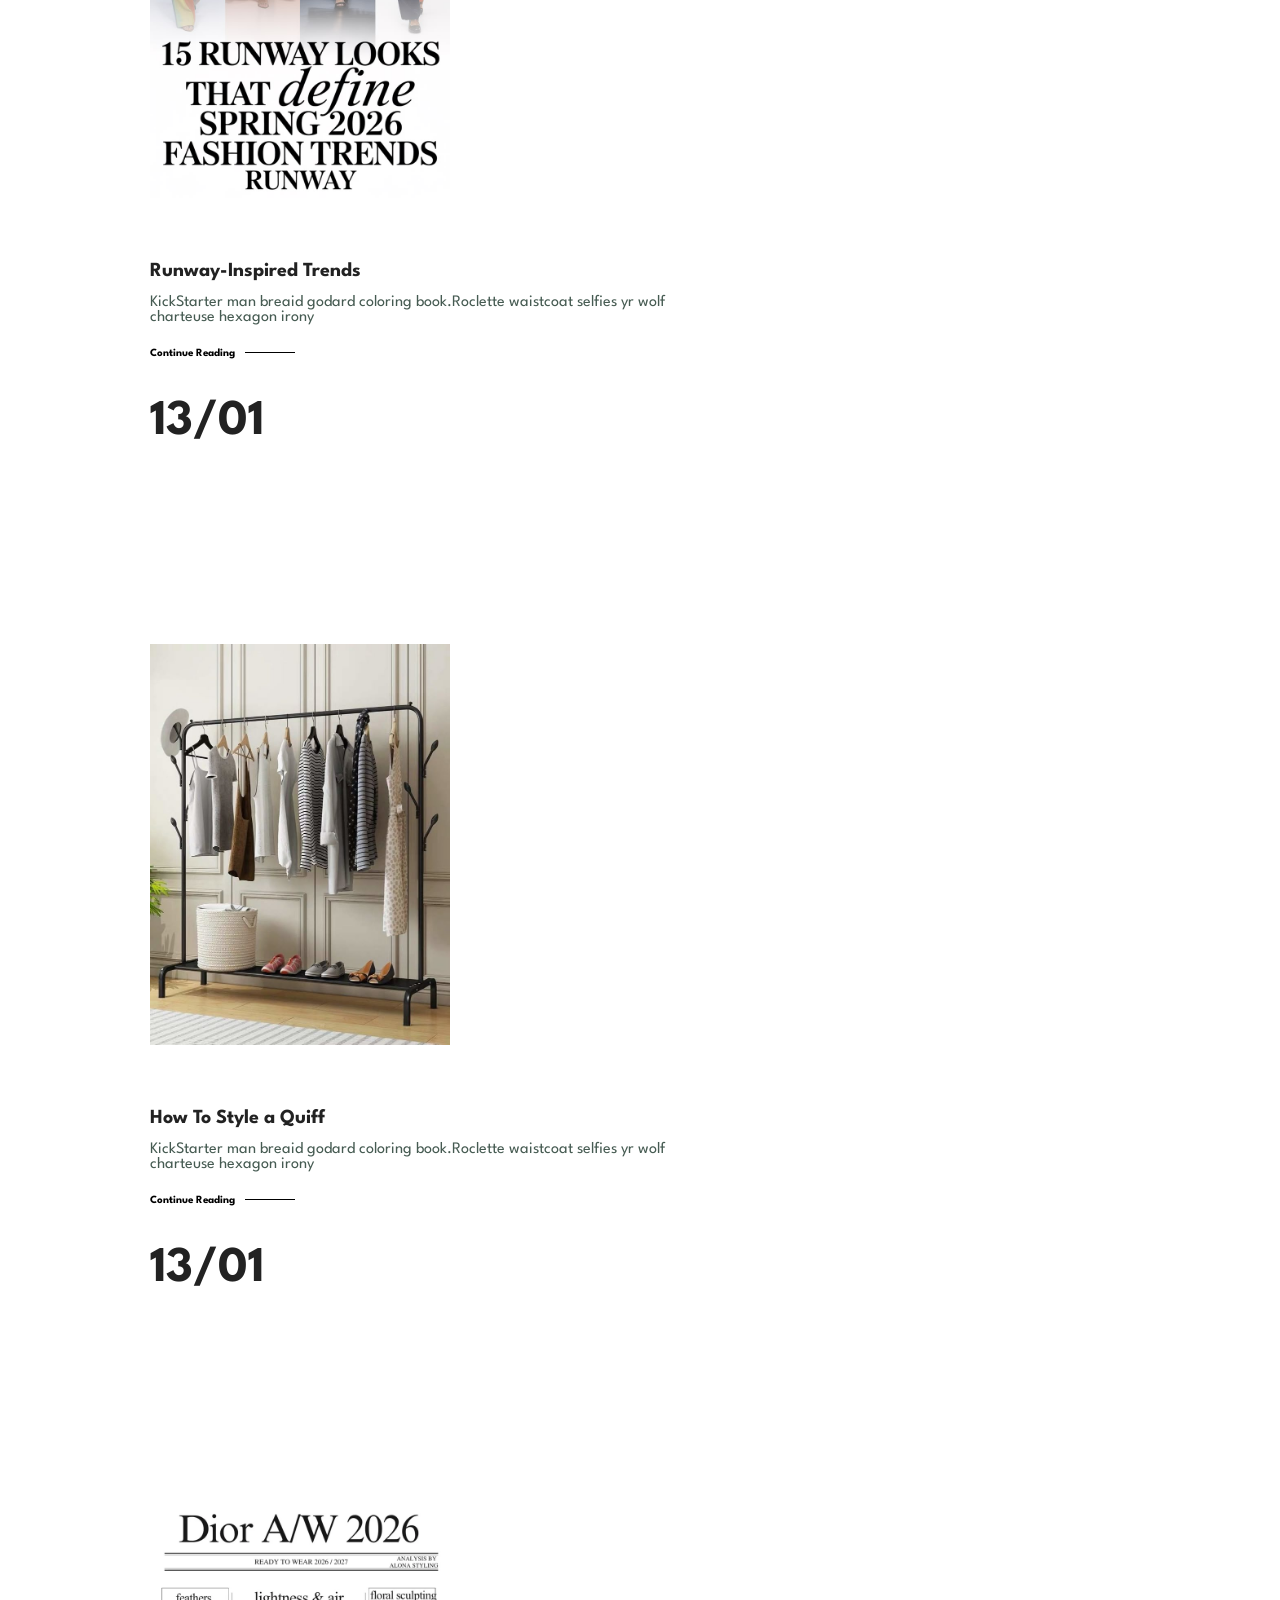
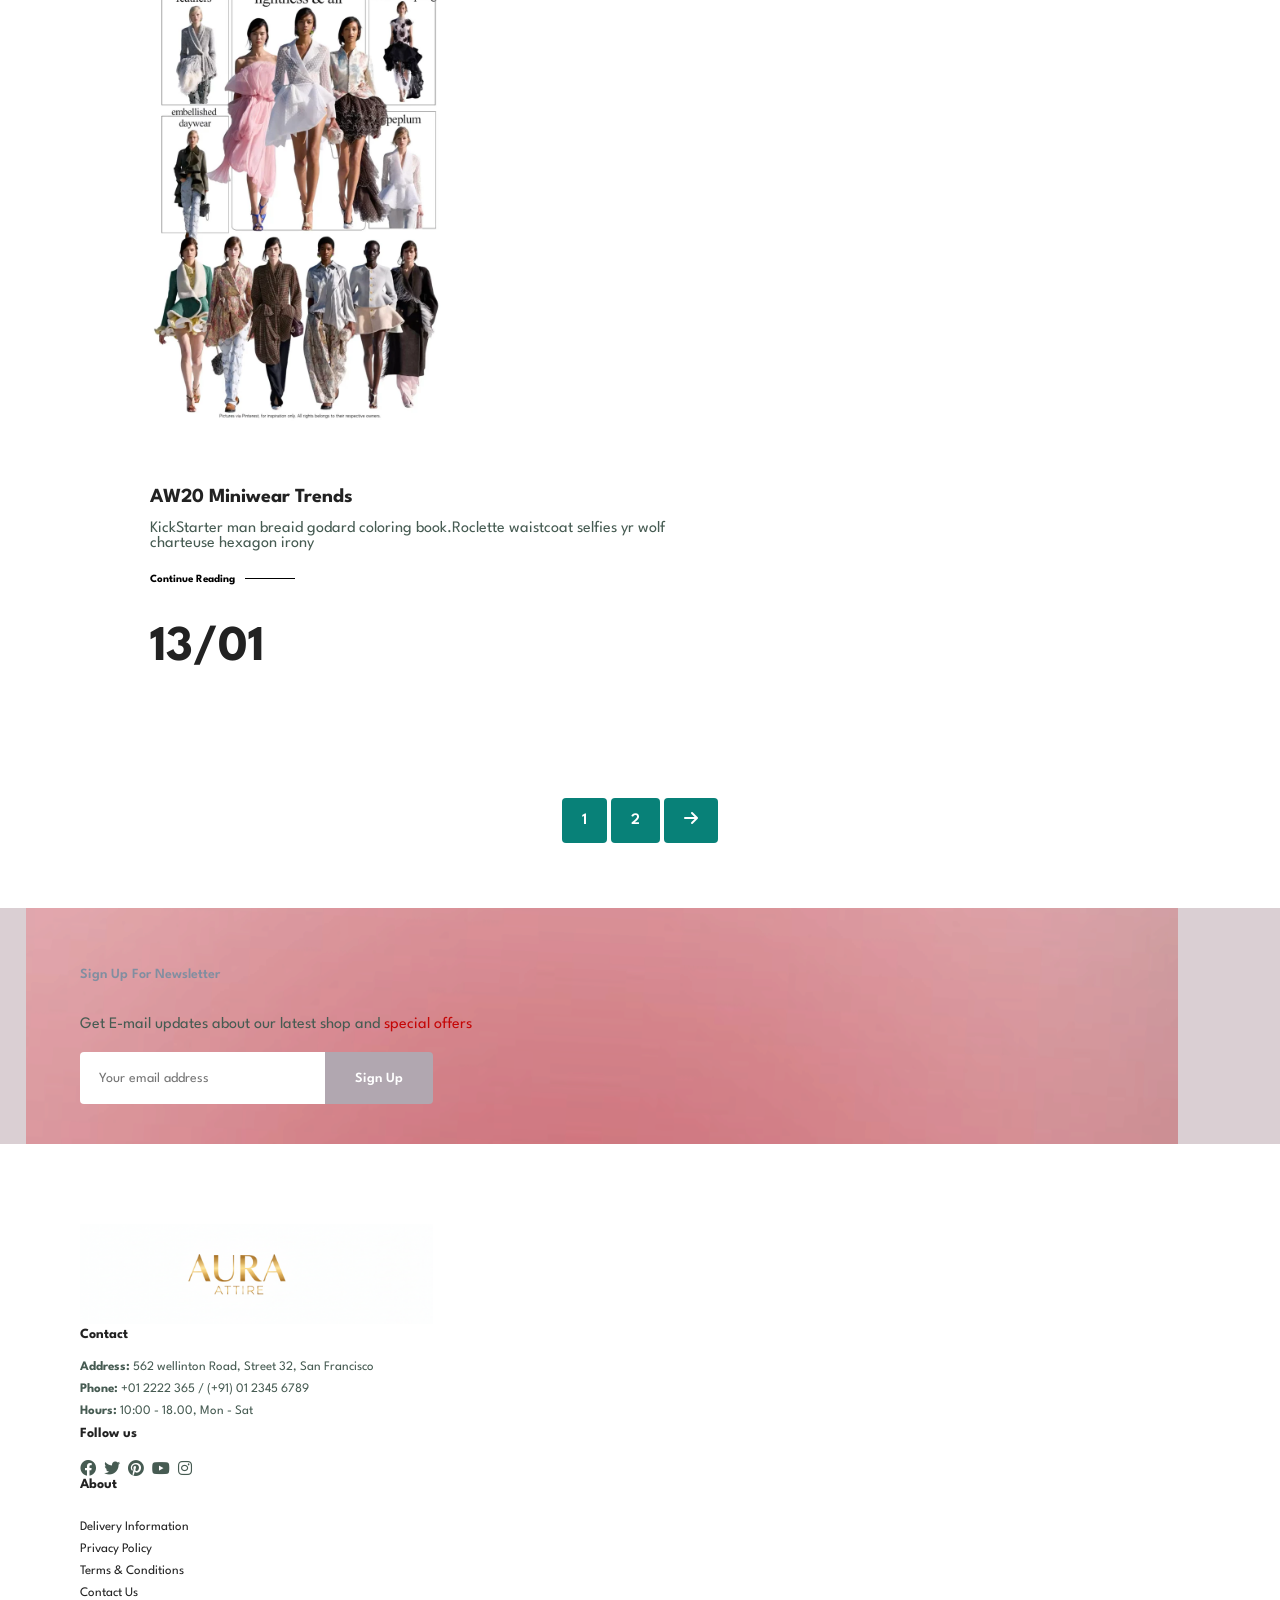
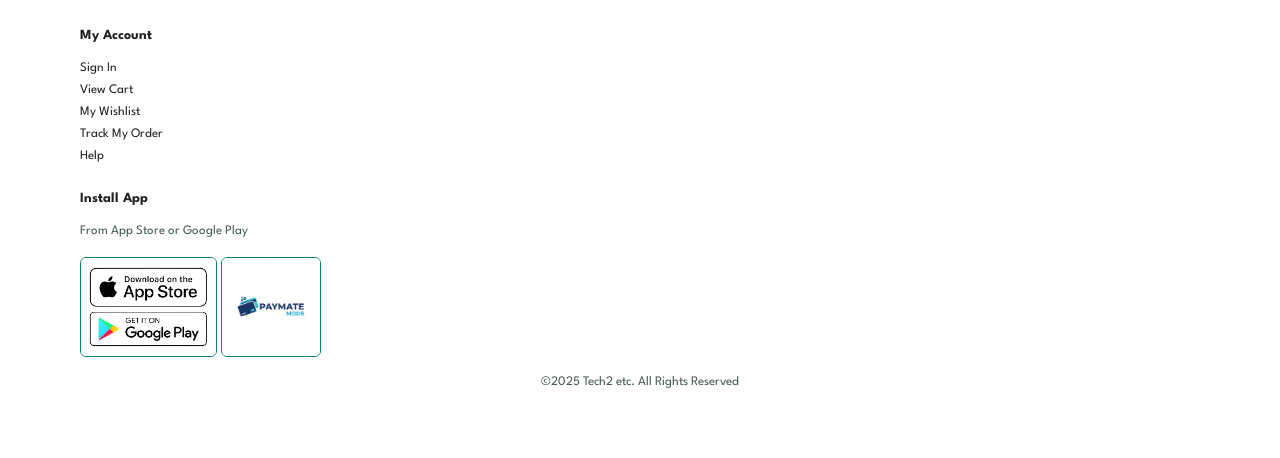
<file: blog.html>
<!DOCTYPE html>
<html lang="en">
  <head>
    <meta charset="UTF-8" />
    <meta name="viewport" content="width=device-width, initial-scale=1.0" />
    <title>Ecommerce Web</title>
 <link rel="stylesheet" href="https://cdnjs.cloudflare.com/ajax/libs/font-awesome/6.0.0-beta3/css/all.min.css">
    <link rel="stylesheet" href="style.css">
  </head>
  <body>
    <section id="header">
      <a href="#"><img src="logo.png" class="logo" / height="180px"></a>
      <div>
        <ul id="navbar">
          <li><a href="index.html">Home</a></li>
          <li><a href="shop.html">Shop</a></li>
          <li><a href="about.html">About</a></li>
         <li><a  class="active " href="blog.html">Blog</a></li>
          <li><a href="contact.html">Contact</a></li>
         <li><a href="cart.html"> <i class="fas fa-shopping-bag"></i></a></li>
         <a href="#" id="close"><i class="fas-fa-times"></i></a>
          </li>
        </ul>
      </div>

      <div id="mobile">
      
       <a href="cart.html"><i class="far-fa-shopping-bag"></i></a>
       <i id="bar" class="fas-fa-outdent"></i>

  
      </div>
    </section>
    <section id="page-header" class="blog-header">
       
        <h2>#Read More</h2>
      
        <p>Read all case studies about our products!</p>

    </section>


    <section id="blog">
     <div class="blog-box">
        <div class="blog-img">
          <img src="hoodie copy.png" alt="">
        </div>
        <div class="blog-details">
          <h4>The Cotton-Jersey Zip-Up Hoodie</h4>
          
          <p>KickStarter man breaid godard coloring book.Roclette waistcoat selfies yr wolf charteuse hexagon irony</p>
          <a href="#">Continue Reading</a>
          
        </div>
        <h1>13/01</h1>
    </section>

    <section id="blog">
     <div class="blog-box">
        <div class="blog-img">
          <img src="download.jpeg" alt="">
        </div>
        <div class="blog-details">
          <h4>Must-Have Skater Girl Items</h4>
          
          <p>KickStarter man breaid godard coloring book.Roclette waistcoat selfies yr wolf charteuse hexagon irony</p>
          <a href="#">Continue Reading</a>
          
        </div>
        <h1>13/01</h1>
    </section>
    <section id="blog">
     <div class="blog-box">
        <div class="blog-img">
          <img src="15 Runway Looks That Define spring 2026 fashion trends runway.jpeg" alt="">
        </div>
        <div class="blog-details">
          <h4>Runway-Inspired Trends</h4>
          
          <p>KickStarter man breaid godard coloring book.Roclette waistcoat selfies yr wolf charteuse hexagon irony</p>
          <a href="#">Continue Reading</a>
          
        </div>
        <h1>13/01</h1>
    </section>
    <section id="blog">
     <div class="blog-box">
        <div class="blog-img">
          <img src="16 Stunning Decor Items Under ₹1700 For A Stylish Space.jpeg" alt="">
        </div>
        <div class="blog-details">
          <h4>How To Style a Quiff</h4>
          
          <p>KickStarter man breaid godard coloring book.Roclette waistcoat selfies yr wolf charteuse hexagon irony</p>
          <a href="#">Continue Reading</a>
          
        </div>
        <h1>13/01</h1>
    </section>
    <section id="blog">
     <div class="blog-box">
        <div class="blog-img">
          <img src="Dior A W 2026 Trend Analysis_ Airy Silhouettes, Peplum, Feathers, and Floral Sculpting.webp" alt="">
        </div>
        <div class="blog-details">
          <h4>AW20 Miniwear Trends</h4>
          
          <p>KickStarter man breaid godard coloring book.Roclette waistcoat selfies yr wolf charteuse hexagon irony</p>
          <a href="#">Continue Reading</a>
          
        </div>
        <h1>13/01</h1>
    </section>

 <section id="pagination" class="section-p1">
<a href="#">1</a>
<a href="#">2</a>
<a href="#"><i class="fa-solid fa-arrow-right"></i></a>
 </section>

 <section id="newsletter" class="section-p1 section-m1">
  <div class="newstext">
    <h2>Sign Up For Newsletter</h2>
    <p>Get E-mail updates about our latest shop and <span>special offers</span></p>
    <div>
      <div class="form">
  <input type="text" placeholder="Your email address" >
      <button class="normal">Sign Up</button>
      
    
    </div>


 </section >
 <footer class="section-p1">
  <div class="footer-left">
    <img src="Gemini_Generated_Image_h49cabh49cabh49c.png" alt="" height="100px
    ">
    <h4>Contact</h4>
    <p><strong>Address: </strong>
      562 wellinton Road, Street 32, San Francisco</p>
      <p><strong>Phone:</strong> +01 2222 365 / (+91) 01 2345 6789</p>
      <p><strong>Hours:</strong> 10:00 - 18.00, Mon - Sat</p>
      <div class="follow">
        <h4>Follow us</h4>
        <div class="icon">
          <i class="fab fa-facebook"></i>
             <i class="fab fa-twitter"></i>
                <i class="fab fa-pinterest"></i>
                   <i class="fab fa-youtube"></i>
                    <i class="fab fa-instagram"></i>
        </div>
      </div>
  </div>

  <div class="col">
    <h4>About</h4>
    <a href="#"><About Us/a>
         <a href="#">Delivery Information</a>
           <a href="#">Privacy Policy</a>
             <a href="#">Terms & Conditions</a>
               <a href="#">Contact  Us</a>
  </div>
    <div class="col">
  <h4>My Account</h4>
    <a href="#">Sign In</a>
         <a href="#">View Cart</a>
           <a href="#">My Wishlist</a>
             <a href="#">Track My Order</a>
               <a href="#">Help</a>
                </div>

                <div class="col install">
                  <h4>Install App</h4>
                  <p>From App Store or Google Play</p>
                  <div class="row">
                    <img src="app.png" alt="" height="100px">
                    <img src="pay.png" alt=""  height="100px">
                   
                  </div>
              <div class="copyright">
                <p>&copy;2025 Tech2 etc. All Rights Reserved</p>
              </div>
 </footer>
    <script src="script.js"></script>
  </body>
</html>
</file>
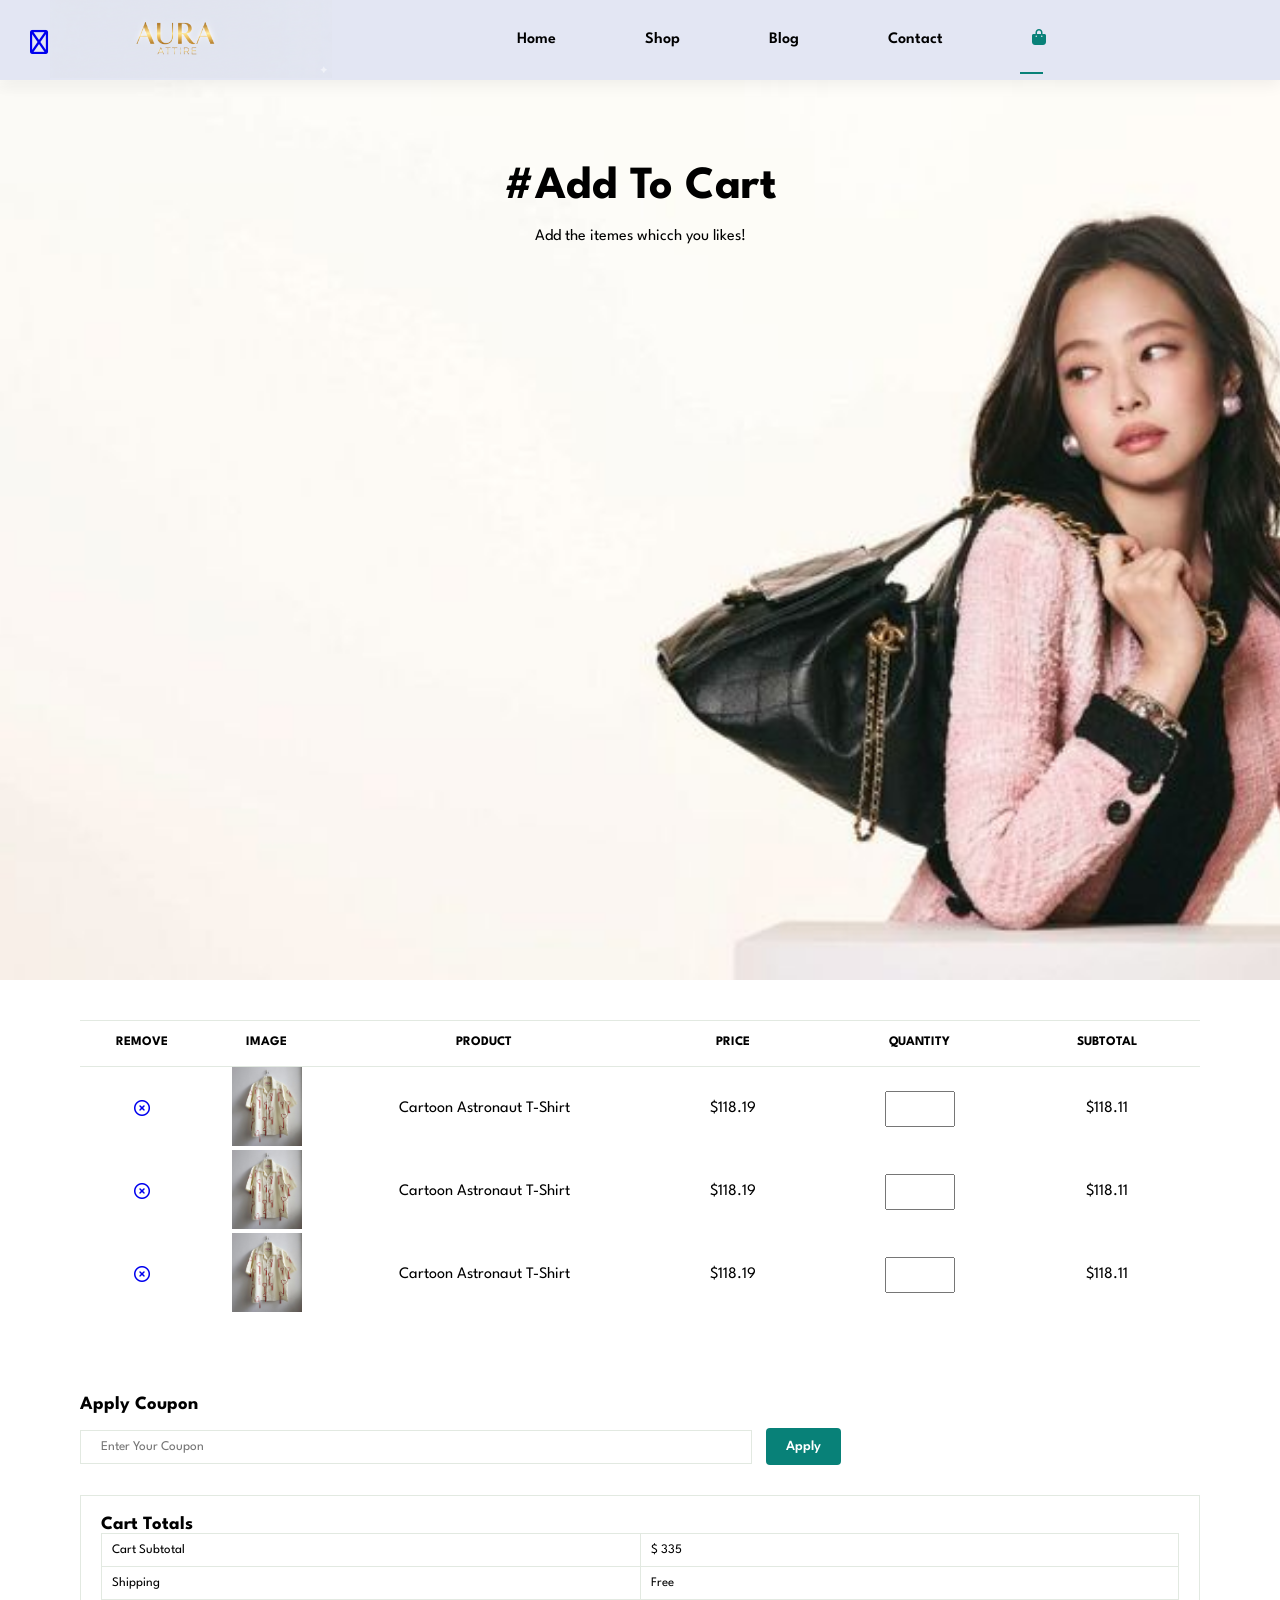
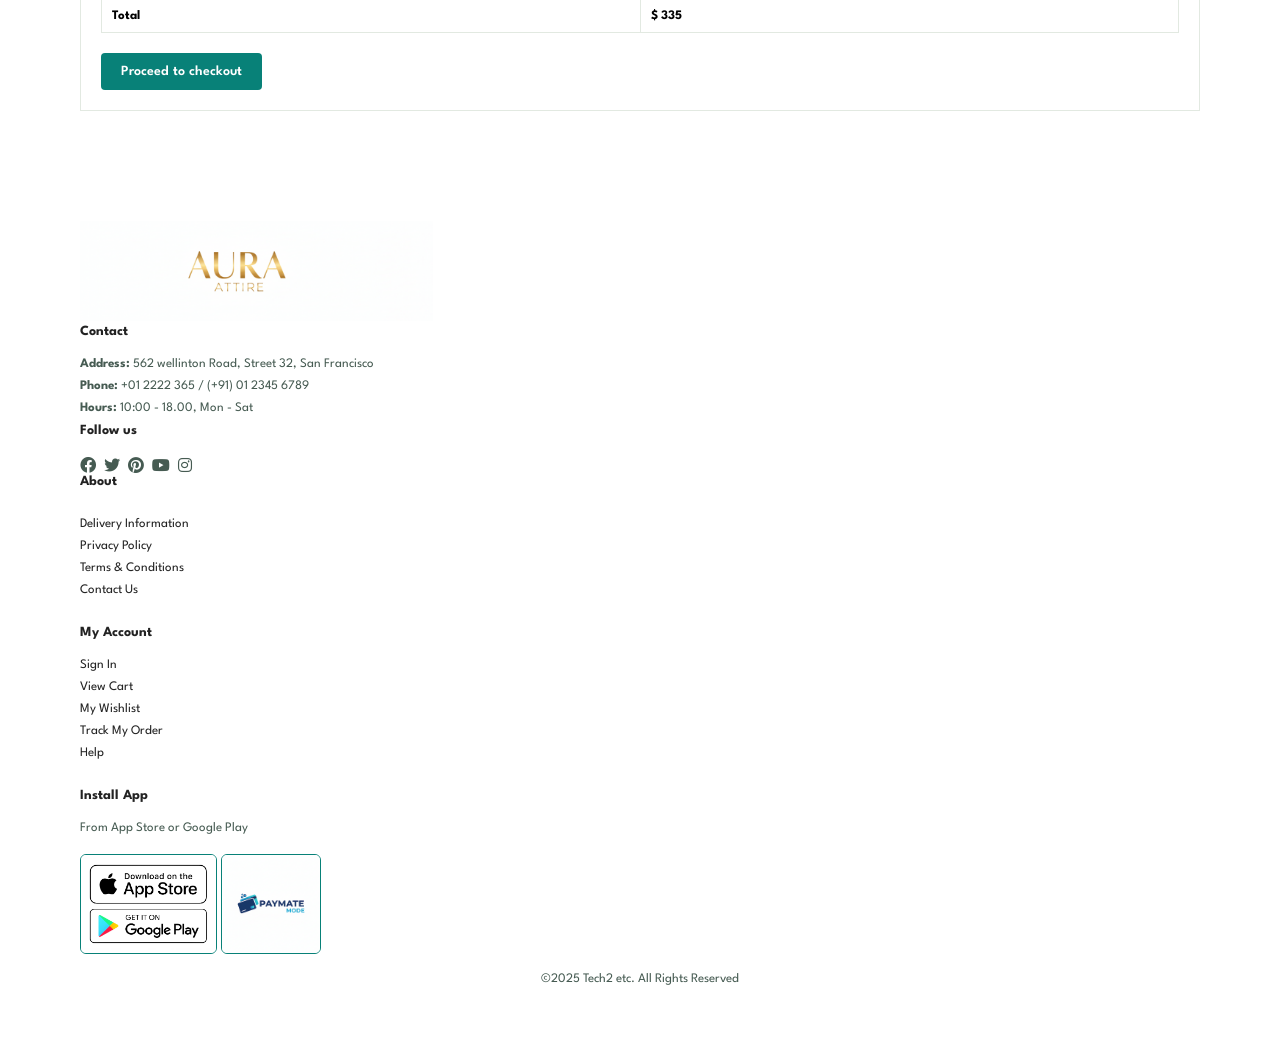
<file: cart.html>
<!DOCTYPE html>
<html lang="en">
  <head>
    <meta charset="UTF-8" />
    <meta name="viewport" content="width=device-width, initial-scale=1.0" />
    <title>Ecommerce Web</title>
 <link rel="stylesheet" href="https://cdnjs.cloudflare.com/ajax/libs/font-awesome/6.0.0-beta3/css/all.min.css">
    <link rel="stylesheet" href="style.css">
  </head>
  <body>
    <section id="header">
      <a href="#"><img src="logo.png" class="logo" / height="180px"></a>
        <div>
        <ul id="navbar">
          <li><a href="index.html">Home</a></li>
          <li><a href="shop.html">Shop</a></li>
          <li><a href="blog.html">Blog</a></li>
           <li><a href="about.html">Contact</a></li>
          <li id="lg-bag"><a class="active" href="cart.html"> <i class="fas fa-shopping-bag"></i></a></li>

         <a href="#" id="close"><i class="far fa-times"></i></a>
        </ul>
        </div>
        <div id="mobile">
            <a href="cart.html"><i class="far fa-shoppingfas fa-outdent-bag"></i></a>
            <i id="bar" class=""></i>
        </div>
    </section>
    <section id="page-header" class="about-header">
       
        <h2>#Add To Cart</h2>
      
        <p>Add the itemes whicch you likes!</p>

    </section>

    <section id="cart" class="section-p1">
        <table width:"100%">
            <thead>
               <tr>
                <td>Remove</td>
                   <td>Image</td>
                      <td>Product</td>
                         <td>Price</td>
                            <td>Quantity</td>
                            <td>Subtotal</td>
               </tr> 
            </thead>
            <tbody>
                <tr>
                    <td><a href="#"> <i class=" far fa-times-circle"></i></a></td>
                    <td><img src="tshirt1.png" alt=""></td>
                    <td>Cartoon Astronaut T-Shirt</td>
                    <td>$118.19</td>
                    <td><input type="number" value=""></td>
                                  <td>$118.11</td>


                </tr>
                  <tr>
                    <td><a href="#"> <i class=" far fa-times-circle"></i></a></td>
                    <td><img src="tshirt1.png" alt=""></td>
                    <td>Cartoon Astronaut T-Shirt</td>
                    <td>$118.19</td>
                    <td><input type="number" value=""></td>
                    <td>$118.11</td>


                </tr>
                  <tr>
                    <td><a href="#"> <i class=" far fa-times-circle"></i></a></td>
                    <td><img src="tshirt1.png" alt=""></td>
                    <td>Cartoon Astronaut T-Shirt</td>
                    <td>$118.19</td>
                    <td><input type="number" value=""></td>
                                  <td>$118.11</td>

                </tr>
            </tbody>
        </table>

    </section>

    <section id="cart-add" class="section-p1">
        <div id="coupon">
            <h3>Apply Coupon</h3>
            <div >
                <input type="text" placeholder="Enter Your Coupon">
                <button class="normal">Apply</button>
            </div>
        </div>
        <div id="subtotal">
            <h3>Cart Totals</h3>
            <table>
                <tr>
                    <td>Cart Subtotal</td>
                    <td>$ 335</td>
                </tr>
                <tr>
                    <td>Shipping</td>
                    <td>Free</td>
                </tr>
                <td><strong>Total</strong></td>
                     <td><strong>$ 335</strong></td>
            </table>
            <button class="normal">Proceed to checkout</button>
        </div>
    </section>

 <footer class="section-p1">
  <div class="footer-left">
    <img src="Gemini_Generated_Image_h49cabh49cabh49c.png" alt="" height="100px
    ">
    <h4>Contact</h4>
    <p><strong>Address: </strong>
      562 wellinton Road, Street 32, San Francisco</p>
      <p><strong>Phone:</strong> +01 2222 365 / (+91) 01 2345 6789</p>
      <p><strong>Hours:</strong> 10:00 - 18.00, Mon - Sat</p>
      <div class="follow">
        <h4>Follow us</h4>
        <div class="icon">
          <i class="fab fa-facebook"></i>
             <i class="fab fa-twitter"></i>
                <i class="fab fa-pinterest"></i>
                   <i class="fab fa-youtube"></i>
                    <i class="fab fa-instagram"></i>
        </div>
      </div>
  </div>

  <div class="col">
    <h4>About</h4>
    <a href="#"><About Us/a>
         <a href="#">Delivery Information</a>
           <a href="#">Privacy Policy</a>
             <a href="#">Terms & Conditions</a>
               <a href="#">Contact  Us</a>
  </div>
    <div class="col">
  <h4>My Account</h4>
    <a href="#">Sign In</a>
         <a href="#">View Cart</a>
           <a href="#">My Wishlist</a>
             <a href="#">Track My Order</a>
               <a href="#">Help</a>
                </div>

                <div class="col install">
                  <h4>Install App</h4>
                  <p>From App Store or Google Play</p>
                  <div class="row">
                    <img src="app.png" alt="" height="100px">
                    <img src="pay.png" alt=""  height="100px">
                   
                  </div>
              <div class="copyright">
                <p>&copy;2025 Tech2 etc. All Rights Reserved</p>
              </div>
 </footer>
    <script src="script.js"></script>
  </body>
</html>
</file>
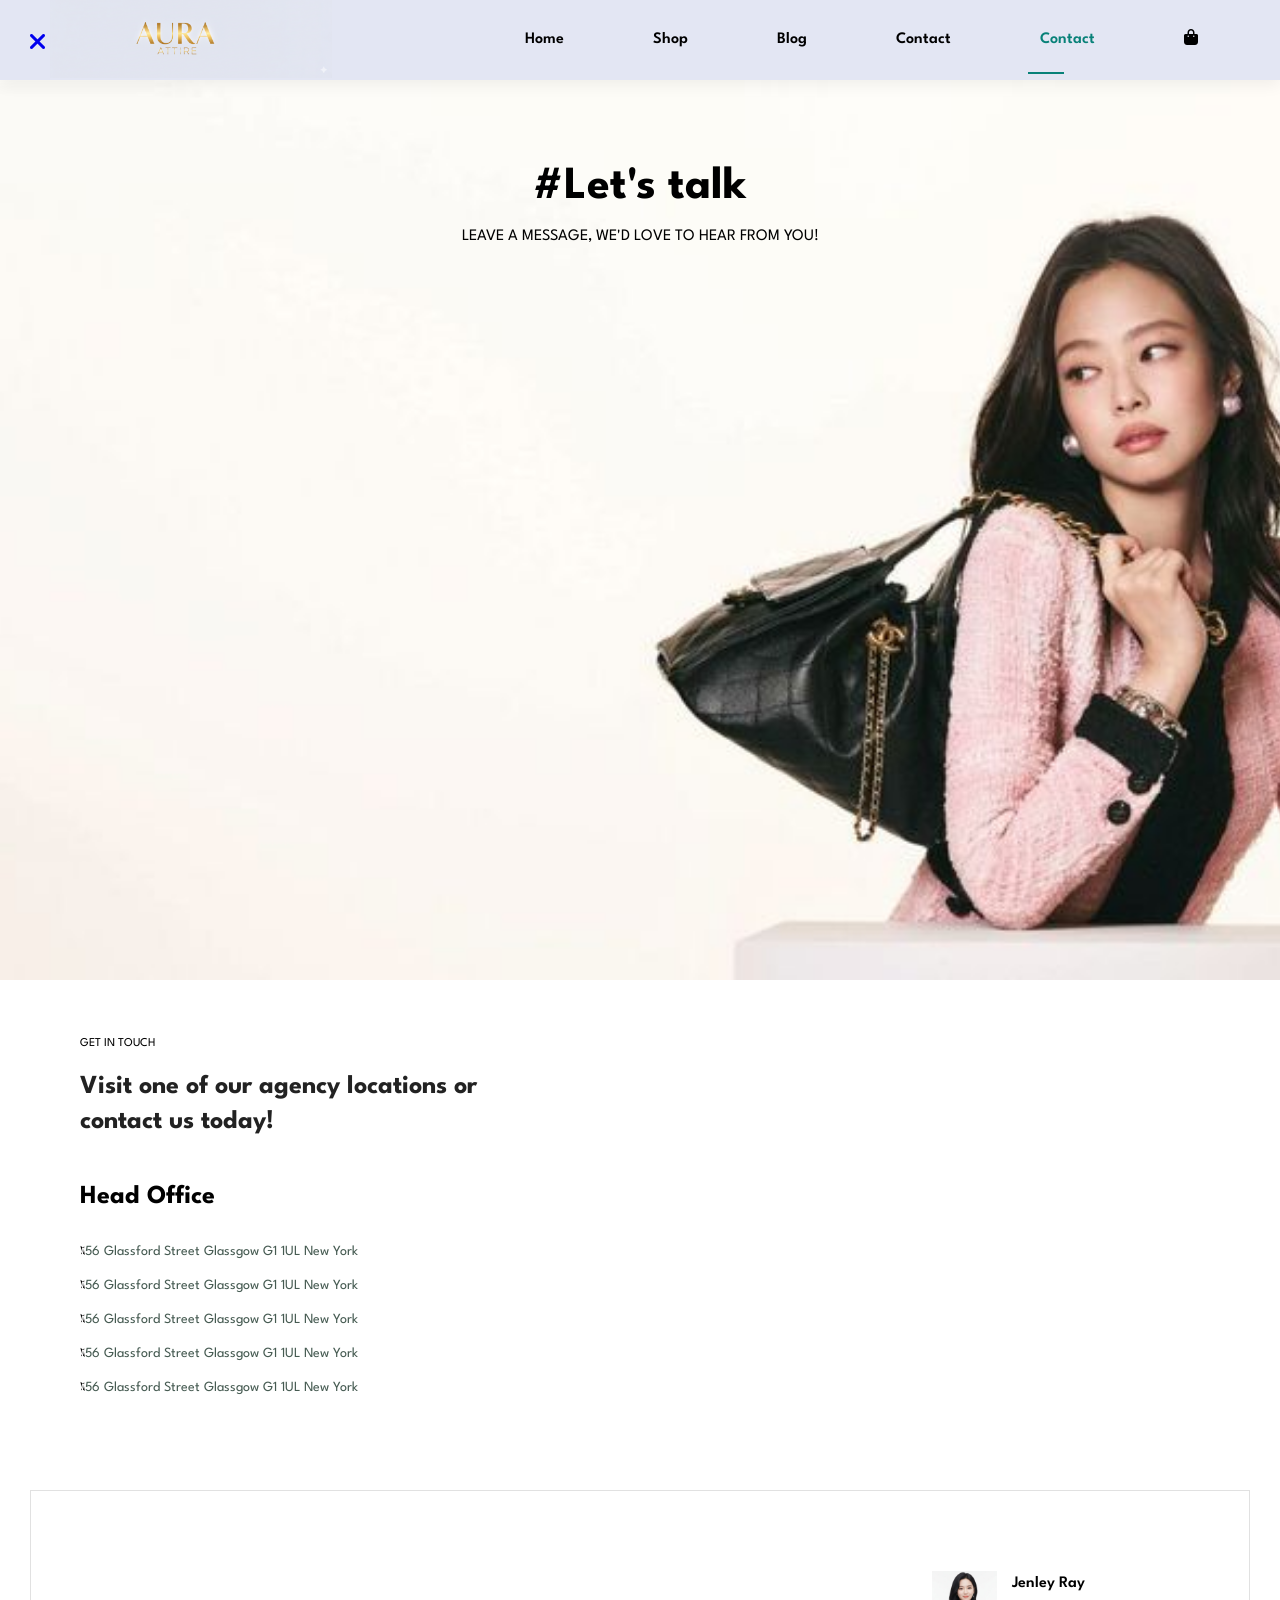
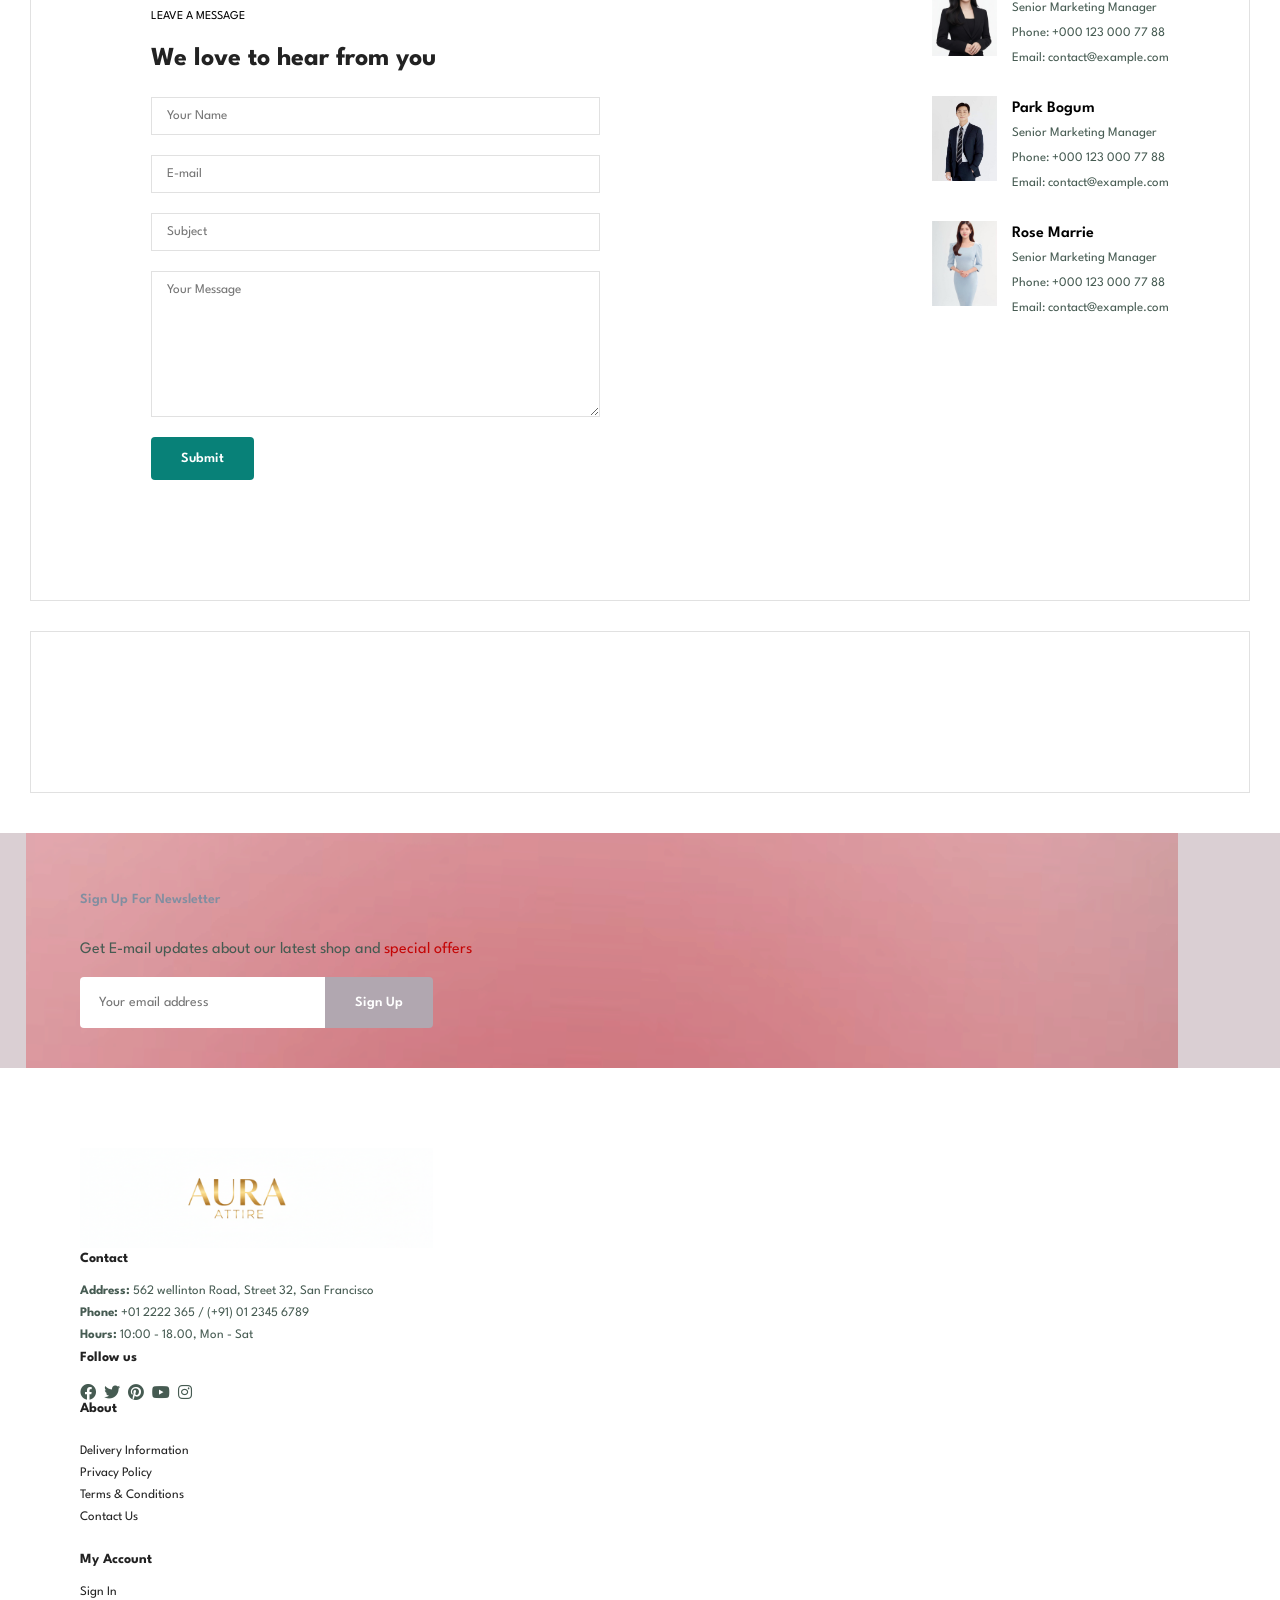
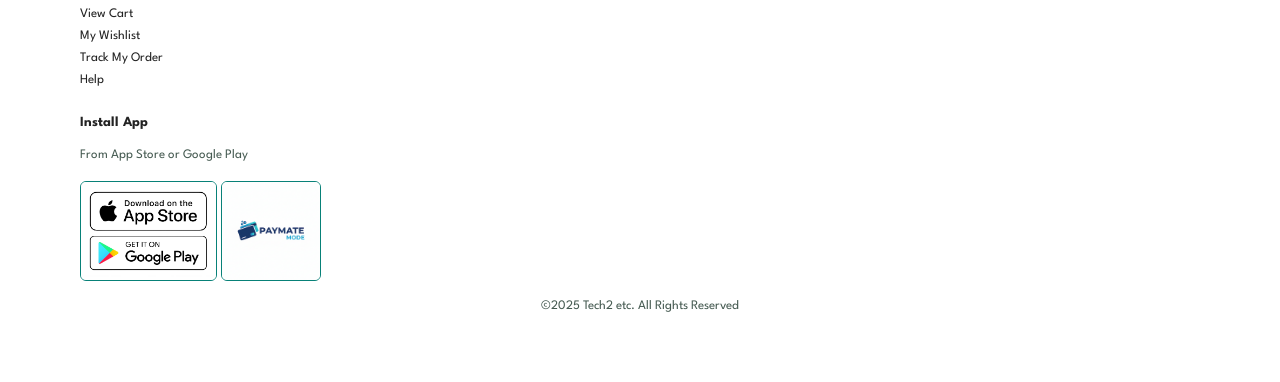
<file: contact.html>
<!DOCTYPE html>
<html lang="en">
  <head>
    <meta charset="UTF-8" />
    <meta name="viewport" content="width=device-width, initial-scale=1.0" />
    <title>Ecommerce Web</title>
 <link rel="stylesheet" href="https://cdnjs.cloudflare.com/ajax/libs/font-awesome/6.0.0-beta3/css/all.min.css">
    <link rel="stylesheet" href="style.css">
  </head>
  <body>
    <section id="header">
      <a href="#"><img src="logo.png" class="logo" / height="180px"></a>
        <div>
        <ul id="navbar">
          <li><a href="index.html">Home</a></li>
          <li><a href="shop.html">Shop</a></li>
          <li><a href="blog.html">Blog</a></li>
           <li><a href="about.html">Contact</a></li>
          <li><a class="active" href="contact.html">Contact</a></li>

          <li>
            <a href="cart.html">
              <i class="fas fa-shopping-bag"></i>
            </a>
          </li>

          <a href="#" id="close">
            <i class="fas fa-times"></i>
          </a>
        </ul>
      </div>
    </section>
    <section id="page-header" class="about-header">
       
        <h2>#Let's talk</h2>
      
        <p>LEAVE A MESSAGE, WE'D LOVE TO HEAR FROM YOU!</p>

    </section>
 
    <section id="contact-details" class="section-p1">
        <div class="details">
            <span>GET IN TOUCH</span>
            <h2>Visit one of our agency locations or contact us today!</h2>
            <h3>Head Office</h3>
            <div>
              <li>
                <i class="fal fa-map"></i>
                <p>56 Glassford Street Glassgow G1 1UL New York</p>
              </li>
                <li>
                <i class="fal fa-map"></i>
                <p>56 Glassford Street Glassgow G1 1UL New York</p>
              </li>
                <li>
                <i class="fal fa-map"></i>
                <p>56 Glassford Street Glassgow G1 1UL New York</p>
              </li>
                <li>
                <i class="fal fa-map"></i>
                <p>56 Glassford Street Glassgow G1 1UL New York</p>
              </li>
                <li>
                <i class="fal fa-map"></i>
                <p>56 Glassford Street Glassgow G1 1UL New York</p>
              </li>
            </div>
        </div>
        <div class="map">
         <iframe src="https://www.google.com/maps/embed?pb=!1m18!1m12!1m3!1d2469.687214909832!2d-1.2545179!3d51.75704289999999!2m3!1f0!2f0!3f0!3m2!1i1024!2i768!4f13.1!3m3!1m2!1s0x4876c6a9ef8c485b%3A0xd2ff1883a001afed!2sUniversity%20of%20Oxford!5e0!3m2!1sen!2sin!4v1781619791803!5m2!1sen!2sin" width="600" height="450" style="border:0;" allowfullscreen="" loading="lazy" referrerpolicy="no-referrer-when-downgrade"></iframe>
        </div>
      </section>
    <section id="form-details" class="section-p1">

  <form action="">
    <span>LEAVE A MESSAGE</span>
    <h2>We love to hear from you</h2>

    <input type="text" placeholder="Your Name">
    <input type="email" placeholder="E-mail">
    <input type="text" placeholder="Subject">

    <textarea cols="30" rows="10" placeholder="Your Message"></textarea>

    <button class="normal">Submit</button>
  </form>

  <div class="people">
    <div>
      <img src="image copy 3.png" alt="">
      <p><span>Jenley Ray</span>Senior Marketing Manager <br> Phone: +000 123 000 77 88 <br> Email: contact@example.com</p>

    </div>
     <div>
      <img src="image copy 4.png" alt="">
      <p><span>Park Bogum</span>Senior Marketing Manager <br> Phone: +000 123 000 77 88 <br> Email: contact@example.com</p>
      
    </div>
     <div>
      <img src="image copy 5.png" alt="">
      <p><span>Rose Marrie</span>Senior Marketing Manager <br> Phone: +000 123 000 77 88 <br> Email: contact@example.com</p>
      
    </div>

  </div>
</section>

      <section id="form-details">


      </section>
 <section id="newsletter" class="section-p1 section-m1">
  <div class="newstext">
    <h2>Sign Up For Newsletter</h2>
    <p>Get E-mail updates about our latest shop and <span>special offers</span></p>
    <div>
      <div class="form">
  <input type="text" placeholder="Your email address" >
      <button class="normal">Sign Up</button>
      
    
    </div>


 </section >

 <footer class="section-p1">
  <div class="footer-left">
    <img src="Gemini_Generated_Image_h49cabh49cabh49c.png" alt="" height="100px
    ">
    <h4>Contact</h4>
    <p><strong>Address: </strong>
      562 wellinton Road, Street 32, San Francisco</p>
      <p><strong>Phone:</strong> +01 2222 365 / (+91) 01 2345 6789</p>
      <p><strong>Hours:</strong> 10:00 - 18.00, Mon - Sat</p>
      <div class="follow">
        <h4>Follow us</h4>
        <div class="icon">
          <i class="fab fa-facebook"></i>
             <i class="fab fa-twitter"></i>
                <i class="fab fa-pinterest"></i>
                   <i class="fab fa-youtube"></i>
                    <i class="fab fa-instagram"></i>
        </div>
      </div>
  </div>

  <div class="col">
    <h4>About</h4>
    <a href="#"><About Us/a>
         <a href="#">Delivery Information</a>
           <a href="#">Privacy Policy</a>
             <a href="#">Terms & Conditions</a>
               <a href="#">Contact  Us</a>
  </div>
    <div class="col">
  <h4>My Account</h4>
    <a href="#">Sign In</a>
         <a href="#">View Cart</a>
           <a href="#">My Wishlist</a>
             <a href="#">Track My Order</a>
               <a href="#">Help</a>
                </div>

                <div class="col install">
                  <h4>Install App</h4>
                  <p>From App Store or Google Play</p>
                  <div class="row">
                    <img src="app.png" alt="" height="100px">
                    <img src="pay.png" alt=""  height="100px">
                   
                  </div>
              <div class="copyright">
                <p>&copy;2025 Tech2 etc. All Rights Reserved</p>
              </div>
 </footer>
    <script src="script.js"></script>
  </body>
</html>
</file>
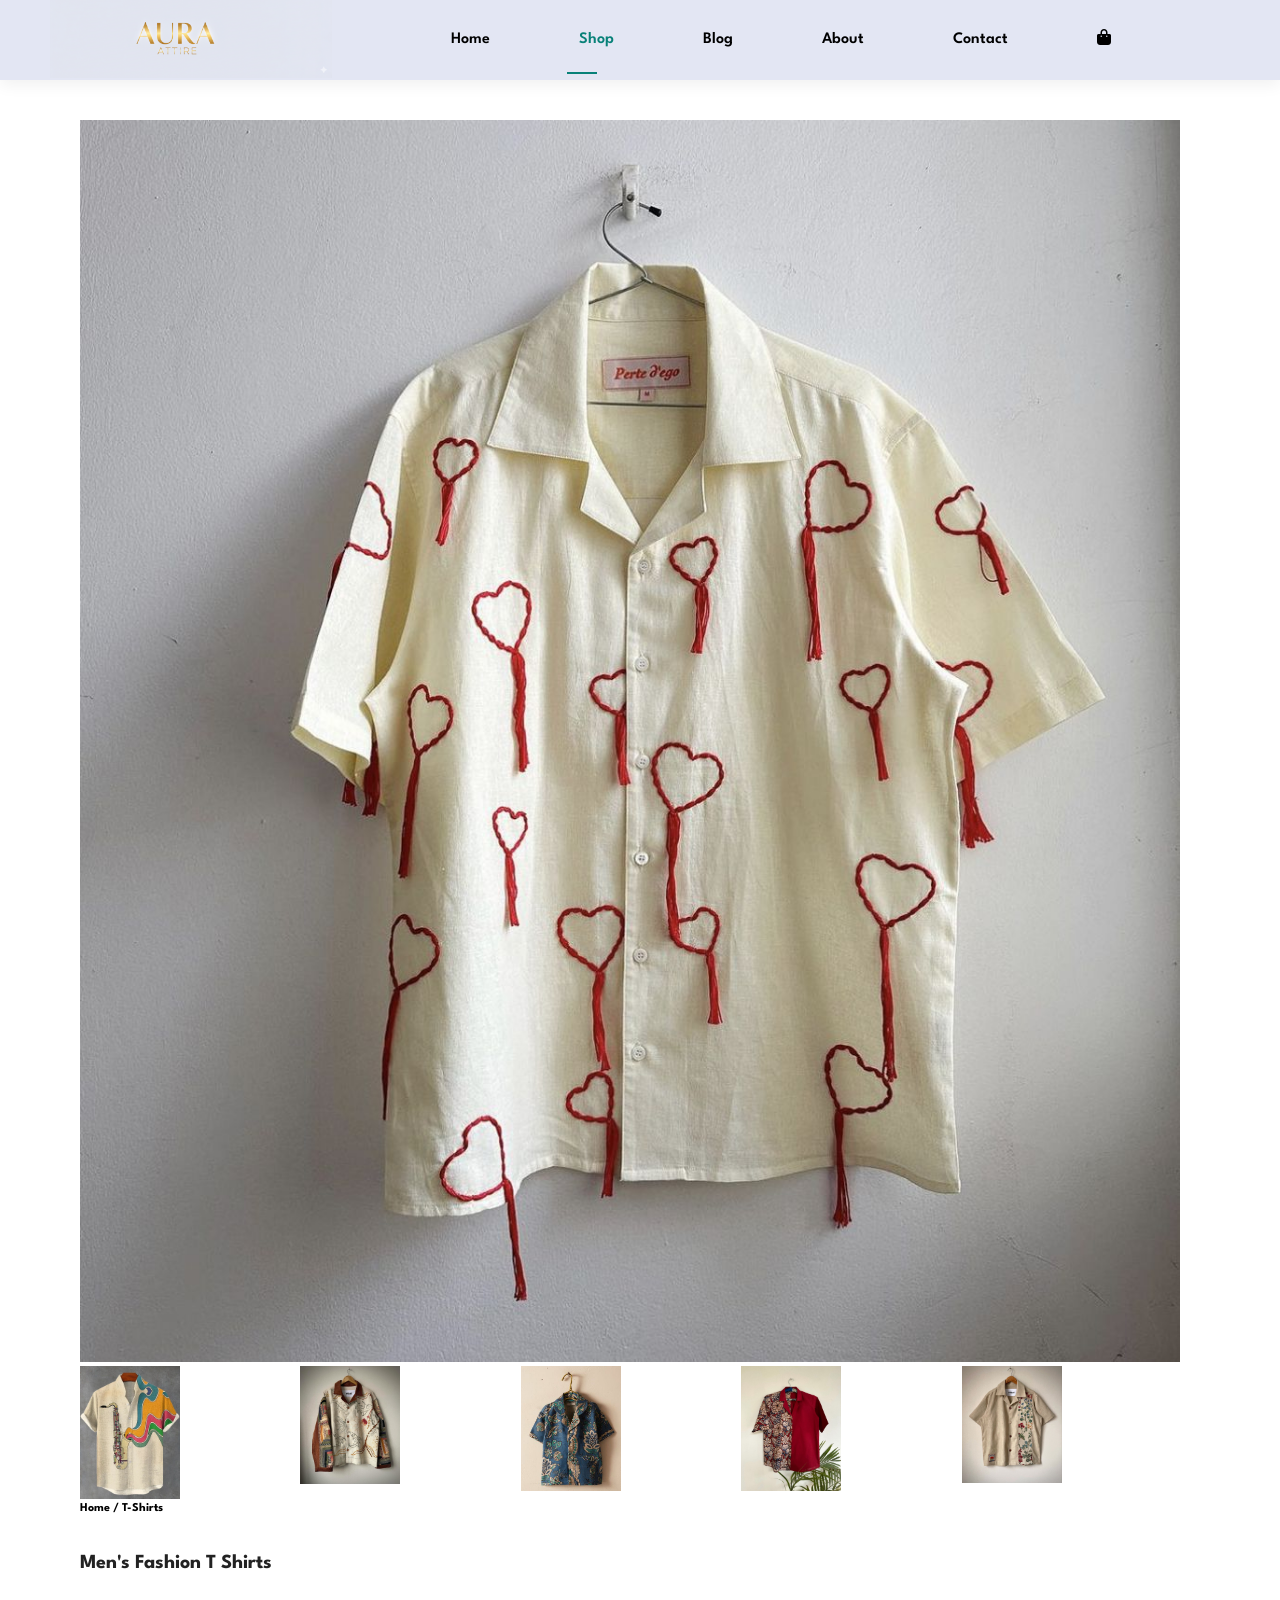
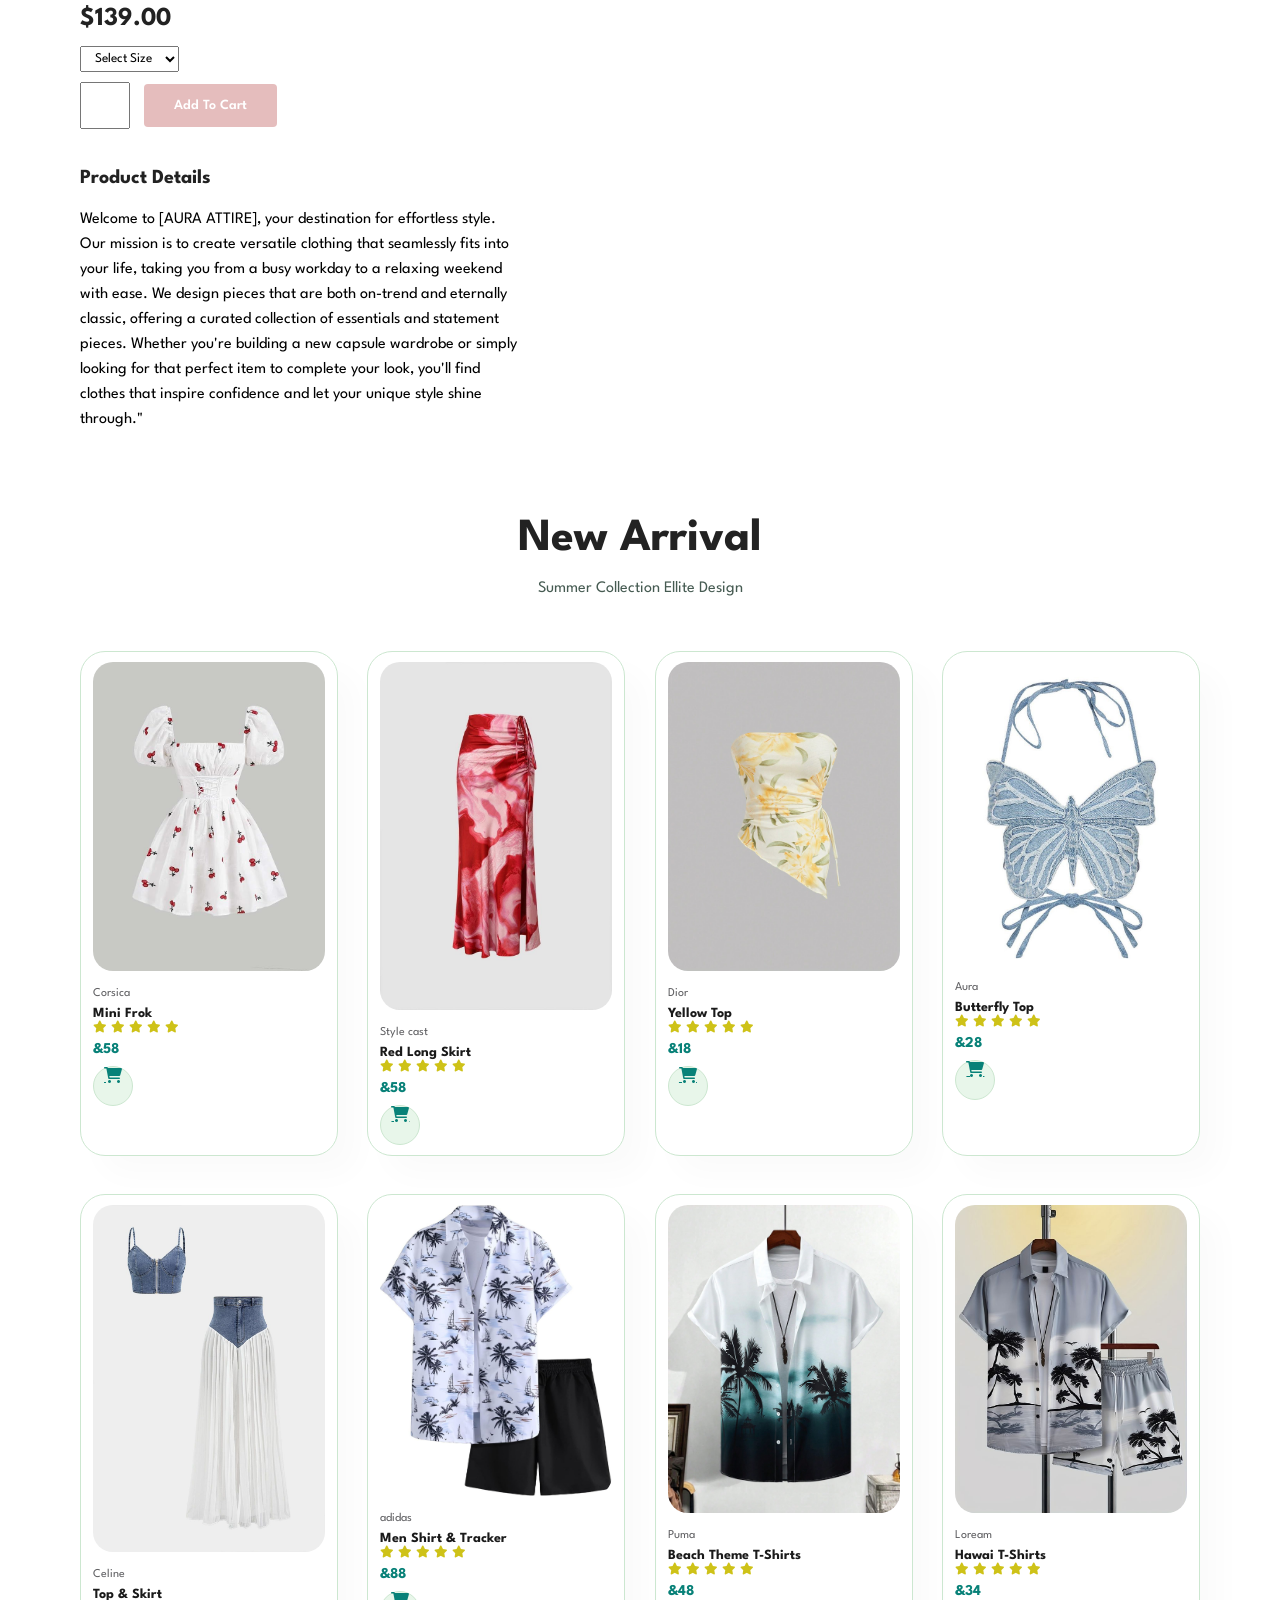
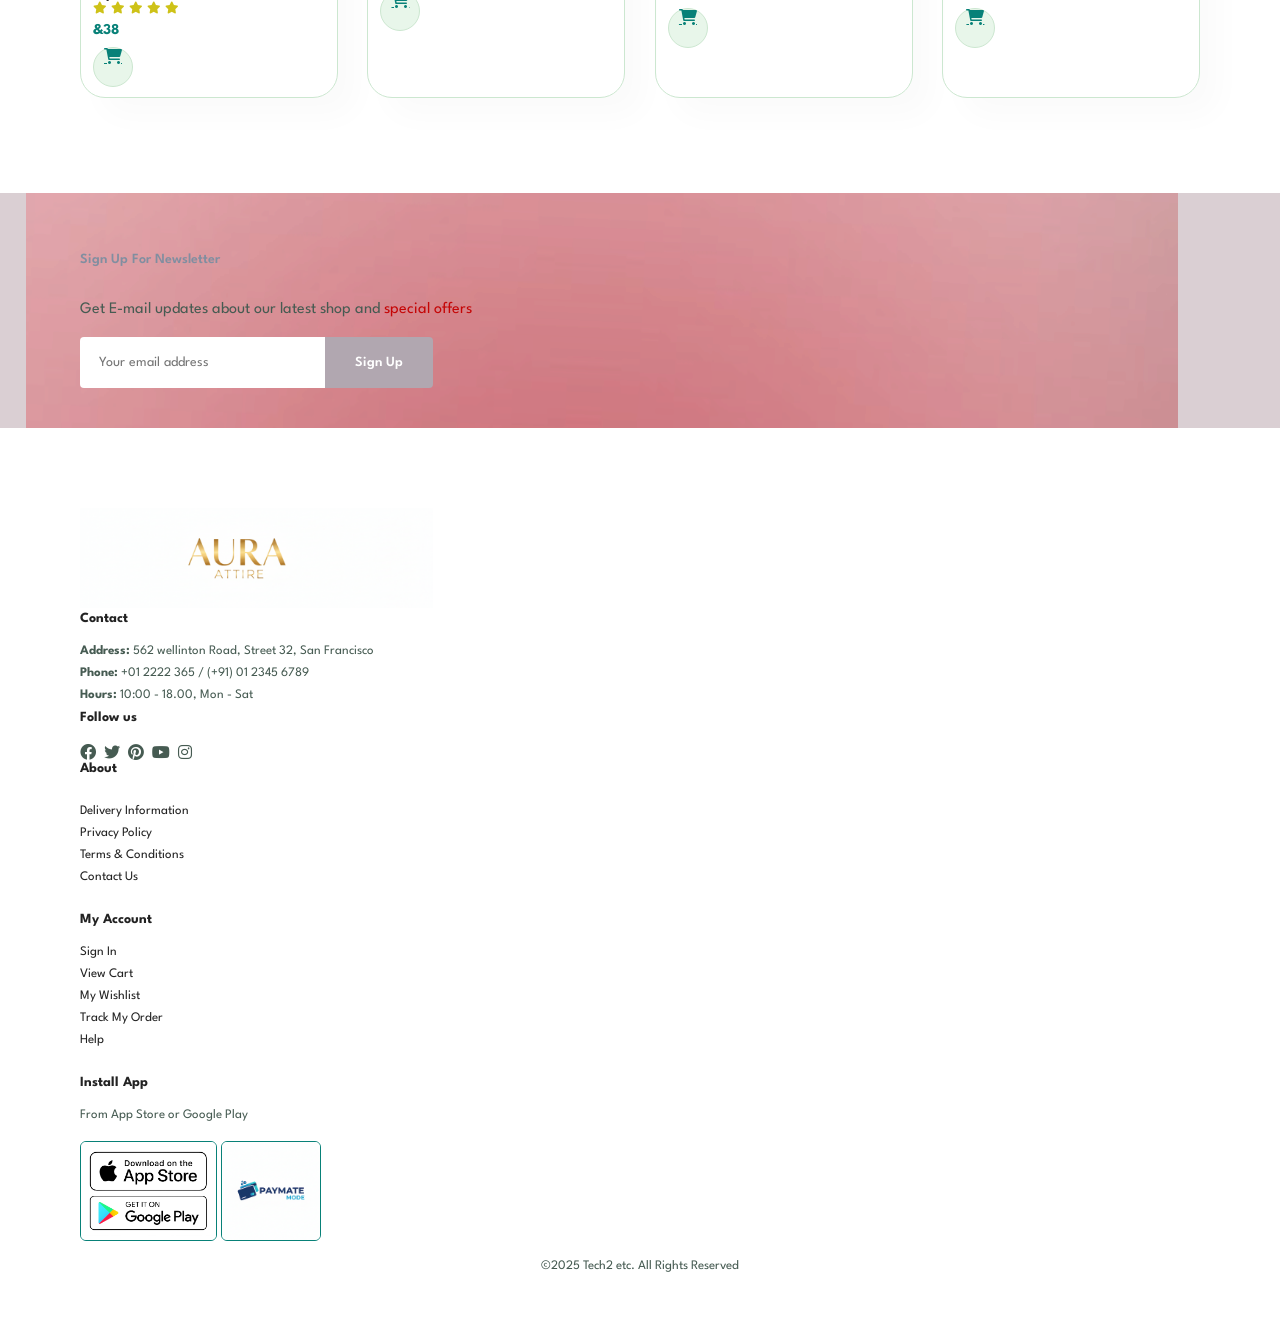
<file: pro.html>
<!DOCTYPE html>
<html lang="en">
  <head>
    <meta charset="UTF-8" />
    <meta name="viewport" content="width=device-width, initial-scale=1.0" />
    <title>Ecommerce Web</title>
 <link rel="stylesheet" href="https://cdnjs.cloudflare.com/ajax/libs/font-awesome/6.0.0-beta3/css/all.min.css">
    <link rel="stylesheet" href="style.css">
  </head>
  <body>
    <section id="header">

      <a href="#"><img src="logo.png" class="logo" / height="180px"></a>
      <div>
        <ul id="navbar">
          <li><a href="index.html">Home</a></li>
          <li><a  class="active " href="pro.html">Shop</a></li>
          <li><a href="blog.html">Blog</a></li>
          <li><a href="about.html">About</a></li>
          <li><a href="contact.html">Contact</a></li>
         <li><a href="cart.html"> <i class="fas fa-shopping-bag"></i></a></li>
         <a href="#" id="close"><i class="fas-fa-times"></i></a>
          </li>
        </ul>
      </div>

      <div id="mobile">
      
       <a href="cart.html"><i class="far-fa-shopping-bag"></i></a>
       <i id="bar" class="fas-fa-outdent"></i>

  
      </div>
    </section>


   <section id="prodetails" class="section-p1">
    <div class="single-pro-image">
      <img src="tshirt1.png" alt="" width="100%" id="MainImg">
     
 
    <div class="small-img-group">
      <div class="small-img-col">
        <img src="tshirt7.png" alt="" width="100px">
      </div>

      <div class="small-img-col">
        <img src="tshirt3.png" alt="" width="100px">
      </div>

      <div class="small-img-col">
        <img src="tshirt4.png" alt="" width="100px">
      </div>

      <div class="small-img-col">
        <img src="tshirt5.png" alt=""  width="100px">
      </div>

      <div class="small-img-col">
        <img src="tshirt6.png" alt=""  width="100px">
      </div>
    </div>
    </div>


    <div class="single-pro-details">
      <h6>Home / T-Shirts</h6>
      <h4>Men's Fashion T Shirts</h4>
      <h2>$139.00</h2>
      <select>
        <option>Select Size</option>
         <option>XL</option>
          <option>XXL</option>
           <option>Large</option>
            <option>Small</option>
      </select>
<input type="number" name="1" >
<button class="normal"> Add To Cart</button>
<h4>Product Details</h4>
<span>Welcome to [AURA ATTIRE], your destination for effortless style. Our mission is to create versatile clothing that seamlessly fits into your life, taking you from a busy workday to a relaxing weekend with ease. We design pieces that are both on-trend and eternally classic, offering a curated collection of essentials and statement pieces. Whether you're building a new capsule wardrobe or simply looking for that perfect item to complete your look, you'll find clothes that inspire confidence and let your unique style shine through."</span>
    </div>
   </section>

    <section id="product1" class="section-p1">
      <h2>New Arrival</h2>
      <p>Summer Collection Ellite Design</p>


      <div class="pro-container">

        <div class="pro">
          <img src="product1.png" alt="">
          <div class="des">
            <span>Corsica</span>
            <h5>Mini Frok</h5>
            <div class="star">
         <i class="fas fa-star"></i>
         <i class="fas fa-star"></i>
        <i class="fas fa-star"></i>
        <i class="fas fa-star"></i>
        <i class="fas fa-star"></i>
            </div>
            <h4>&58</h4>


          </div>
          <a href="#" class="cart"><i class="fa-solid fa-cart-shopping"></i></a>

        </div>

    

        <div class="pro">
          <img src="product2.png" alt="">
          <div class="des">
            <span>Style cast</span>
            <h5>Red Long Skirt</h5>
            <div class="star">
         <i class="fas fa-star"></i>
         <i class="fas fa-star"></i>
        <i class="fas fa-star"></i>
        <i class="fas fa-star"></i>
        <i class="fas fa-star"></i>
            </div>
            <h4>&58</h4>


          </div>
          <a href="#" class="cart"><i class="fa-solid fa-cart-shopping"></i></a>
           </div>
  

        <div class="pro">
          <img src="product3.png" alt="">
          <div class="des">
            <span>Dior</span>
            <h5>Yellow Top</h5>
            <div class="star">
         <i class="fas fa-star"></i>
         <i class="fas fa-star"></i>
        <i class="fas fa-star"></i>
        <i class="fas fa-star"></i>
        <i class="fas fa-star"></i>
            </div>
            <h4>&18</h4>


          </div>
          <a href="#" class="cart"><i class="fa-solid fa-cart-shopping"></i></a>
           </div>

      

        <div class="pro">
          <img src="product4.png" alt="">
          <div class="des">
            <span>Aura</span>
            <h5>Butterfly Top</h5>
            <div class="star">
         <i class="fas fa-star"></i>
         <i class="fas fa-star"></i>
        <i class="fas fa-star"></i>
        <i class="fas fa-star"></i>
        <i class="fas fa-star"></i>
            </div>
            <h4>&28</h4>


          </div>
          <a href="#" class="cart"><i class="fa-solid fa-cart-shopping"></i></a>
           </div>
     
        <div class="pro">
          <img src="product5.png" alt="">
          <div class="des">
            <span>Celine</span>
            <h5>Top & Skirt</h5>
            <div class="star">
         <i class="fas fa-star"></i>
         <i class="fas fa-star"></i>
        <i class="fas fa-star"></i>
        <i class="fas fa-star"></i>
        <i class="fas fa-star"></i>
            </div>
            <h4>&38</h4>


          </div>
          <a href="#" class="cart"><i class="fa-solid fa-cart-shopping"></i></a>
           </div>
    

        <div class="pro">
          <img src="product6.png" alt="">
          <div class="des">
            <span>adidas</span>
            <h5>Men Shirt & Tracker</h5>
            <div class="star">
         <i class="fas fa-star"></i>
         <i class="fas fa-star"></i>
        <i class="fas fa-star"></i>
        <i class="fas fa-star"></i>
        <i class="fas fa-star"></i>
            </div>
            <h4>&88</h4>


          </div>
          <a href="#" class="cart"><i class="fa-solid fa-cart-shopping"></i></a>
           </div>
    

        <div class="pro">
          <img src="product7.png" alt="">
          <div class="des">
            <span>Puma</span>
            <h5>Beach Theme T-Shirts</h5>
            <div class="star">
         <i class="fas fa-star"></i>
         <i class="fas fa-star"></i>
        <i class="fas fa-star"></i>
        <i class="fas fa-star"></i>
        <i class="fas fa-star"></i>
            </div>
            <h4>&48</h4>


          </div>
          <a href="#" class="cart"><i class="fa-solid fa-cart-shopping"></i></a>
           </div>
     

        <div class="pro">
          <img src="product8.png" alt="">
          <div class="des">
            <span>Loream</span>
            <h5>Hawai T-Shirts</h5>
            <div class="star">
         <i class="fas fa-star"></i>
         <i class="fas fa-star"></i>
        <i class="fas fa-star"></i>
        <i class="fas fa-star"></i>
        <i class="fas fa-star"></i>
            </div>
            <h4>&34</h4>


          </div>
          <a href="#" class="cart"><i class="fa-solid fa-cart-shopping"></i></a>
          </div>
 </div>
 </section>



 <section id="newsletter" class="section-p1 section-m1">
  <div class="newstext">
    <h2>Sign Up For Newsletter</h2>
    <p>Get E-mail updates about our latest shop and <span>special offers</span></p>
    <div>
      <div class="form">
  <input type="text" placeholder="Your email address" >
      <button class="normal">Sign Up</button>
      
    
    </div>


 </section >

 <footer class="section-p1">
  <div class="footer-left">
    <img src="Gemini_Generated_Image_h49cabh49cabh49c.png" alt="" height="100px
    ">
    <h4>Contact</h4>
    <p><strong>Address: </strong>
      562 wellinton Road, Street 32, San Francisco</p>
      <p><strong>Phone:</strong> +01 2222 365 / (+91) 01 2345 6789</p>
      <p><strong>Hours:</strong> 10:00 - 18.00, Mon - Sat</p>
      <div class="follow">
        <h4>Follow us</h4>
        <div class="icon">
          <i class="fab fa-facebook"></i>
             <i class="fab fa-twitter"></i>
                <i class="fab fa-pinterest"></i>
                   <i class="fab fa-youtube"></i>
                    <i class="fab fa-instagram"></i>
        </div>
      </div>
  </div>

  <div class="col">
    <h4>About</h4>
    <a href="#"><About Us/a>
         <a href="#">Delivery Information</a>
           <a href="#">Privacy Policy</a>
             <a href="#">Terms & Conditions</a>
               <a href="#">Contact  Us</a>
  </div>
    <div class="col">
  <h4>My Account</h4>
    <a href="#">Sign In</a>
         <a href="#">View Cart</a>
           <a href="#">My Wishlist</a>
             <a href="#">Track My Order</a>
               <a href="#">Help</a>
                </div>

                <div class="col install">
                  <h4>Install App</h4>
                  <p>From App Store or Google Play</p>
                  <div class="row">
                    <img src="app.png" alt="" height="100px">
                    <img src="pay.png" alt=""  height="100px">
                   
                  </div>
              <div class="copyright">
                <p>&copy;2025 Tech2 etc. All Rights Reserved</p>
              </div>
 </footer>

<script>
 var MainImg = document.getElementById("MainImg");
var smallimg = document.getElementsByClassName("small-img-col");

smallimg[0].onclick = function() {
    MainImg.src = smallimg[0].getElementsByTagName("img")[0].src;
}
smallimg[1].onclick = function() {
    MainImg.src = smallimg[1].getElementsByTagName("img")[0].src;
}
smallimg[2].onclick = function() {
    MainImg.src = smallimg[2].getElementsByTagName("img")[0].src;
}
smallimg[3].onclick = function() {
    MainImg.src = smallimg[3].getElementsByTagName("img")[0].src;
}
smallimg[4].onclick = function() {
    MainImg.src = smallimg[4].getElementsByTagName("img")[0].src;
}
</script>
    <script src="script.js"></script>
  </body>
</html>
</file>
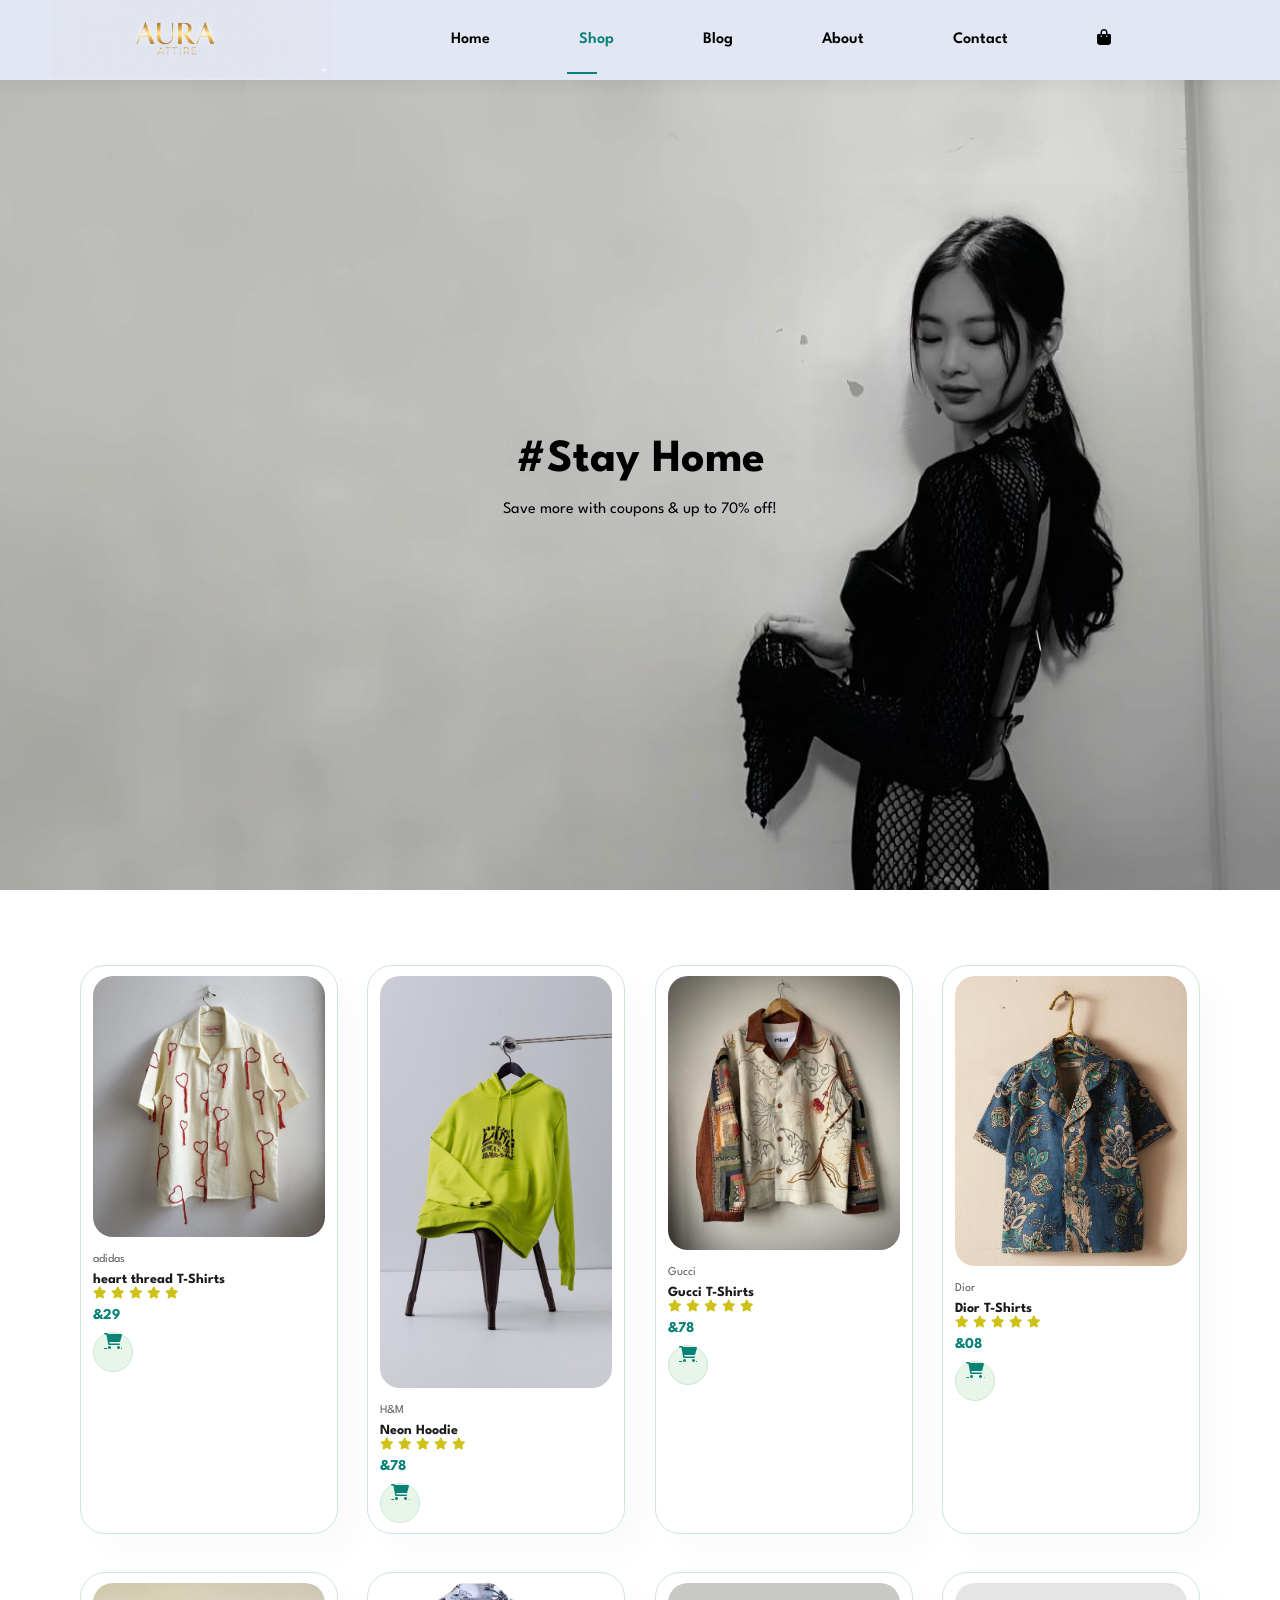
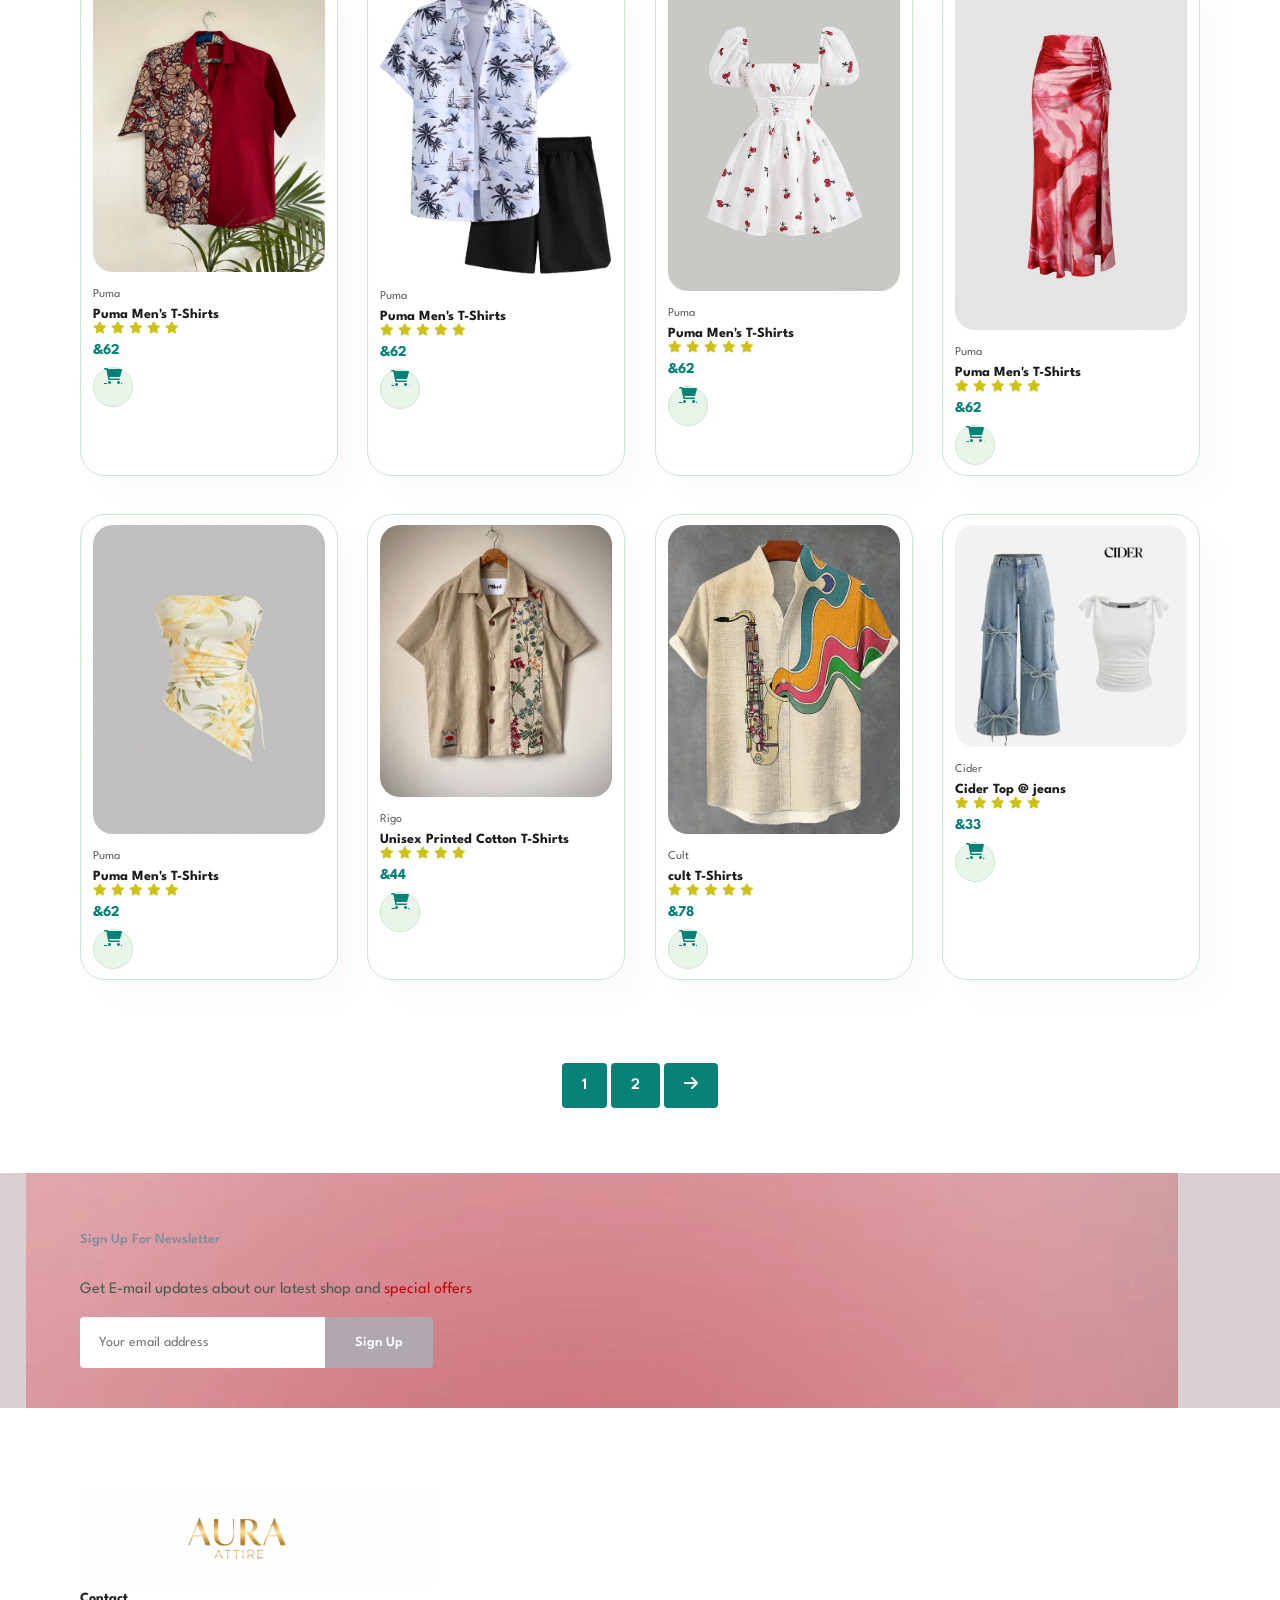
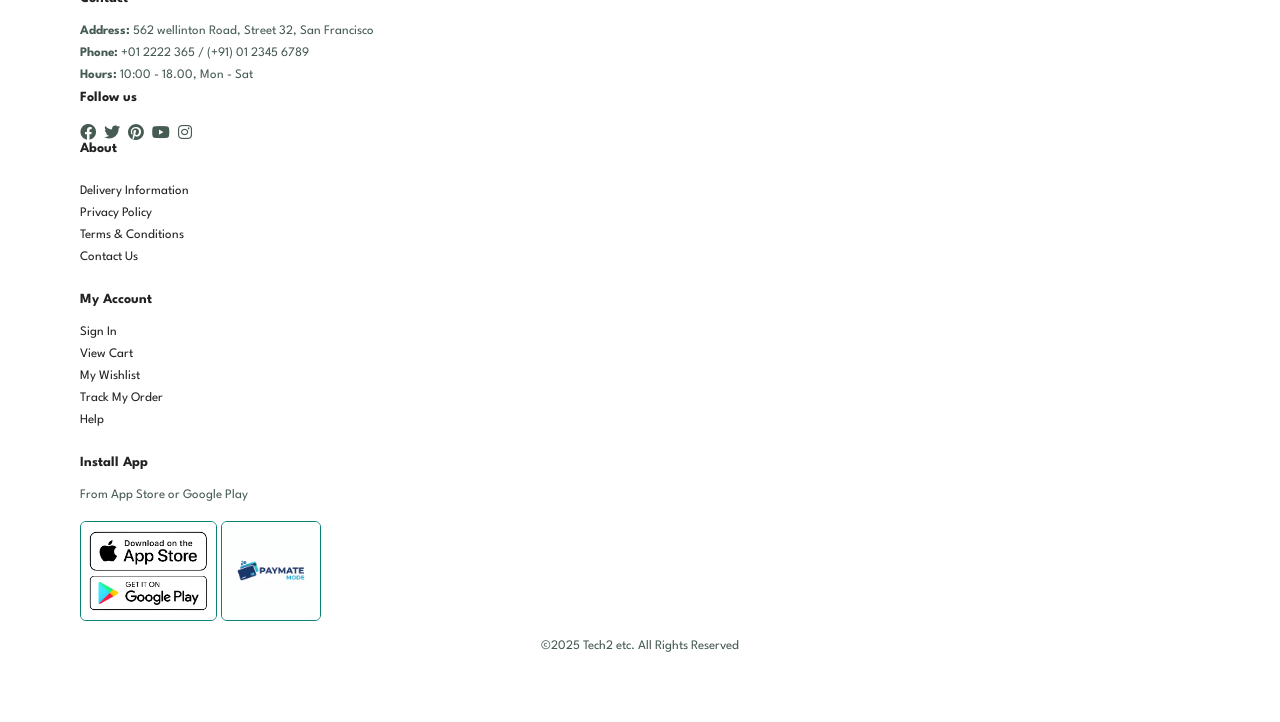
<file: shop.html>
<!DOCTYPE html>
<html lang="en">
  <head>
    <meta charset="UTF-8" />
    <meta name="viewport" content="width=device-width, initial-scale=1.0" />
    <title>Ecommerce Web</title>
 <link rel="stylesheet" href="https://cdnjs.cloudflare.com/ajax/libs/font-awesome/6.0.0-beta3/css/all.min.css">
    <link rel="stylesheet" href="style.css">
  </head>
  <body>
    <section id="header">
      <a href="#"><img src="logo.png" class="logo" / height="180px"></a>
      <div>
        <ul id="navbar">
          <li><a href="index.html">Home</a></li>
          <li><a  class="active " href="shop.html">Shop</a></li>
          <li><a href="blog.html">Blog</a></li>
          <li><a href="about.html">About</a></li>
          <li><a href="contact.html">Contact</a></li>
         <li><a href="cart.html"> <i class="fas fa-shopping-bag"></i></a></li>
         <a href="#" id="close"><i class="fas-fa-times"></i></a>
          </li>
        </ul>
      </div>

      <div id="mobile">
      
       <a href="cart.html"><i class="far-fa-shopping-bag"></i></a>
       <i id="bar" class="fas-fa-outdent"></i>

  
      </div>
    </section>
    <section id="page-header">
       
        <h2>#Stay Home</h2>
      
        <p>Save more with coupons & up to 70% off!</p>

    </section>


    <section id="product1" class="section-p1">
      <div class="pro-container">

        <div class="pro"  onclick="window.location.href='pro.html';">
          <img src="tshirt1.png" alt="">
          <div class="des">
            <span>adidas</span>
            <h5>heart thread T-Shirts</h5>
            <div class="star">
         <i class="fas fa-star"></i>
         <i class="fas fa-star"></i>
        <i class="fas fa-star"></i>
        <i class="fas fa-star"></i>
        <i class="fas fa-star"></i>
            </div>
            <h4>&29</h4>
          </div>
          <a href="#" class="cart"><i class="fa-solid fa-cart-shopping"></i></a>
        </div>
    
        <div class="pro">
          <img src="tshirt2.png" alt="">
          <div class="des">
            <span>H&M</span>
            <h5>Neon Hoodie</h5>
            <div class="star">
         <i class="fas fa-star"></i>
         <i class="fas fa-star"></i>
        <i class="fas fa-star"></i>
        <i class="fas fa-star"></i>
        <i class="fas fa-star"></i>
            </div>
            <h4>&78</h4>


          </div>
          <a href="#" class="cart"><i class="fa-solid fa-cart-shopping"></i></a>

        </div>
     
        <div class="pro">
          <img src="tshirt3.png" alt="">
          <div class="des">
            <span>Gucci</span>
            <h5>Gucci T-Shirts</h5>
            <div class="star">
         <i class="fas fa-star"></i>
         <i class="fas fa-star"></i>
        <i class="fas fa-star"></i>
        <i class="fas fa-star"></i>
        <i class="fas fa-star"></i>
            </div>
            <h4>&78</h4>


          </div>
          <a href="#" class="cart"><i class="fa-solid fa-cart-shopping"></i></a>

        </div>
 
        <div class="pro">
          <img src="tshirt4.png" alt="">
          <div class="des">
            <span>Dior</span>
            <h5>Dior T-Shirts</h5>
            <div class="star">
         <i class="fas fa-star"></i>
         <i class="fas fa-star"></i>
        <i class="fas fa-star"></i>
        <i class="fas fa-star"></i>
        <i class="fas fa-star"></i>
            </div>
            <h4>&08</h4>


          </div>
          <a href="#" class="cart"><i class="fa-solid fa-cart-shopping"></i></a>

        </div>
   
        <div class="pro">
          <img src="tshirt5.png" alt="">
          <div class="des">
            <span>Puma</span>
            <h5>Puma Men's T-Shirts</h5>
            <div class="star">
         <i class="fas fa-star"></i>
         <i class="fas fa-star"></i>
        <i class="fas fa-star"></i>
        <i class="fas fa-star"></i>
        <i class="fas fa-star"></i>
            </div>
            <h4>&62</h4>


          </div>
          <a href="#" class="cart"><i class="fa-solid fa-cart-shopping"></i></a>

        </div>

          <div class="pro">
          <img src="product6.png" alt="">
          <div class="des">
            <span>Puma</span>
            <h5>Puma Men's T-Shirts</h5>
            <div class="star">
         <i class="fas fa-star"></i>
         <i class="fas fa-star"></i>
        <i class="fas fa-star"></i>
        <i class="fas fa-star"></i>
        <i class="fas fa-star"></i>
            </div>
            <h4>&62</h4>


          </div>
          <a href="#" class="cart"><i class="fa-solid fa-cart-shopping"></i></a>

        </div>

          <div class="pro">
          <img src="product1.png" alt="">
          <div class="des">
            <span>Puma</span>
            <h5>Puma Men's T-Shirts</h5>
            <div class="star">
         <i class="fas fa-star"></i>
         <i class="fas fa-star"></i>
        <i class="fas fa-star"></i>
        <i class="fas fa-star"></i>
        <i class="fas fa-star"></i>
            </div>
            <h4>&62</h4>


          </div>
          <a href="#" class="cart"><i class="fa-solid fa-cart-shopping"></i></a>

        </div>
        
          <div class="pro">
          <img src="product2.png" alt="">
          <div class="des">
            <span>Puma</span>
            <h5>Puma Men's T-Shirts</h5>
            <div class="star">
         <i class="fas fa-star"></i>
         <i class="fas fa-star"></i>
        <i class="fas fa-star"></i>
        <i class="fas fa-star"></i>
        <i class="fas fa-star"></i>
            </div>
            <h4>&62</h4>


          </div>
          <a href="#" class="cart"><i class="fa-solid fa-cart-shopping"></i></a>

        </div>
        
          <div class="pro">
          <img src="product3.png" alt="">
          <div class="des">
            <span>Puma</span>
            <h5>Puma Men's T-Shirts</h5>
            <div class="star">
         <i class="fas fa-star"></i>
         <i class="fas fa-star"></i>
        <i class="fas fa-star"></i>
        <i class="fas fa-star"></i>
        <i class="fas fa-star"></i>
            </div>
            <h4>&62</h4>


          </div>
          <a href="#" class="cart"><i class="fa-solid fa-cart-shopping"></i></a>

        </div>


        <div class="pro">
          <img src="tshirt6.png" alt="">
          <div class="des">
            <span>Rigo</span>
            <h5>Unisex Printed Cotton T-Shirts</h5>
            <div class="star">
         <i class="fas fa-star"></i>
         <i class="fas fa-star"></i>
        <i class="fas fa-star"></i>
        <i class="fas fa-star"></i>
        <i class="fas fa-star"></i>
            </div>
            <h4>&44</h4>


          </div>
          <a href="#" class="cart"><i class="fa-solid fa-cart-shopping"></i></a>

        </div>
     
        <div class="pro">
          <img src="tshirt7.png" alt="">
          <div class="des">
            <span>Cult</span>
            <h5> cult T-Shirts</h5>
            <div class="star">
         <i class="fas fa-star"></i>
         <i class="fas fa-star"></i>
        <i class="fas fa-star"></i>
        <i class="fas fa-star"></i>
        <i class="fas fa-star"></i>
            </div>
            <h4>&78</h4>


          </div>
          <a href="#" class="cart"><i class="fa-solid fa-cart-shopping"></i></a>

        </div>
         <div class="pro">
          <img src="tshirt8.png" alt="">
          <div class="des">
            <span>Cider</span>
            <h5>Cider Top @ jeans </h5>
            <div class="star">
         <i class="fas fa-star"></i>
         <i class="fas fa-star"></i>
        <i class="fas fa-star"></i>
        <i class="fas fa-star"></i>
        <i class="fas fa-star"></i>
            </div>
            <h4>&33</h4>


          </div>
          <a href="#" class="cart"><i class="fa-solid fa-cart-shopping"></i></a>
 </div>
</div>   
 </section>

 <section id="pagination" class="section-p1">
<a href="#">1</a>
<a href="#">2</a>
<a href="#"><i class="fa-solid fa-arrow-right"></i></a>
 </section>

 <section id="newsletter" class="section-p1 section-m1">
  <div class="newstext">
    <h2>Sign Up For Newsletter</h2>
    <p>Get E-mail updates about our latest shop and <span>special offers</span></p>
    <div>
      <div class="form">
  <input type="text" placeholder="Your email address" >
      <button class="normal">Sign Up</button>
      
    
    </div>


 </section >
 <footer class="section-p1">
  <div class="footer-left">
    <img src="Gemini_Generated_Image_h49cabh49cabh49c.png" alt="" height="100px
    ">
    <h4>Contact</h4>
    <p><strong>Address: </strong>
      562 wellinton Road, Street 32, San Francisco</p>
      <p><strong>Phone:</strong> +01 2222 365 / (+91) 01 2345 6789</p>
      <p><strong>Hours:</strong> 10:00 - 18.00, Mon - Sat</p>
      <div class="follow">
        <h4>Follow us</h4>
        <div class="icon">
          <i class="fab fa-facebook"></i>
             <i class="fab fa-twitter"></i>
                <i class="fab fa-pinterest"></i>
                   <i class="fab fa-youtube"></i>
                    <i class="fab fa-instagram"></i>
        </div>
      </div>
  </div>

  <div class="col">
    <h4>About</h4>
    <a href="#"><About Us/a>
         <a href="#">Delivery Information</a>
           <a href="#">Privacy Policy</a>
             <a href="#">Terms & Conditions</a>
               <a href="#">Contact  Us</a>
  </div>
    <div class="col">
  <h4>My Account</h4>
    <a href="#">Sign In</a>
         <a href="#">View Cart</a>
           <a href="#">My Wishlist</a>
             <a href="#">Track My Order</a>
               <a href="#">Help</a>
                </div>

                <div class="col install">
                  <h4>Install App</h4>
                  <p>From App Store or Google Play</p>
                  <div class="row">
                    <img src="app.png" alt="" height="100px">
                    <img src="pay.png" alt=""  height="100px">
                   
                  </div>
              <div class="copyright">
                <p>&copy;2025 Tech2 etc. All Rights Reserved</p>
              </div>
 </footer>
    <script src="script.js"></script>
  </body>
</html>
</file>
<file: style.css>
@import url("https://fonts.googleapis.com/css2?family=Baloo+Bhaijaan+2:wght@400..800&family=League+Spartan:wght@100..900&family=Poetsen+One&family=Poppins:ital,wght@0,100;0,200;0,300;0,400;0,500;0,600;0,700;0,800;0,900;1,100;1,200;1,300;1,400;1,500;1,600;1,700;1,800;1,900&display=swap");

* {
  margin: 0;
  padding: 0;
  box-sizing: border-box;
  font-family: "League Spartan", sans-serif;
}
h1 {
  font-size: 50px;
  line-height: 64px;
  color: #222;
}
h2 {
  font-size: 46px;
  line-height: 54px;
  color: #222;
}
h4 {
  font-size: 20px;
  color: #222;
}
h6 {
  font-weight: 700;
  font-size: 12px;
}
p {
  font-size: 16px;
  color: #465b52;
  margin: 15px 0 20px 0;
}
.section-p1 {
  padding: 40px 80px;
}

.section-m1 {
  margin: 40px 0;
}

button.normal {
  font-size: 14px;
  font-weight: 600;
  padding: 15px 30px;
  color: #000;
  background-color: #fff;
  border-radius: 4px;
  cursor: pointer;
  border: rgb(114, 52, 207);
  transition: 0.2s;
}
button.white {
  font-size: 13px;
  font-weight: 600;
  padding: 11px 18px;
  color: #000;
  background-color: #fff;
  border: 1px solid #c50606;
  outline: none;
  cursor: pointer;
  border: rgb(114, 52, 207);
  transition: 0.2s;
}
body {
  width: 100%;
}

#header {
  display: flex;
  align-items: center;
  justify-content: space-between;
  height: 80px;
  padding: 10px 50px;
  background: #e3e6f3;
  box-shadow: 0 5px 15px rgba(0, 0, 0, 0.06);
  z-index: 999;
  position: sticky;
  top: 0;
  left: 0;
  z-index: 999;
}

#header .logo {
  max-height: 80px;
  width: auto;
}

#navbar {
  display: flex;
  align-items: center;
  justify-content: center;
  gap: 25px;
  height: 8vh;
  margin: 0;
  padding: 0;
}
#navbar li {
  list-style: none;
  padding: 0 20px;
  position: relative;
}
#navbar li a {
  text-decoration: none;
  font-size: 16px;
  font-weight: 600;
  line-height: 60px;
  padding: 10px 12px;
  color: black;
  transition: 0.3s ease;
}
#navbar li a:hover,
#navbar li a.active {
  color: #088178;
}
#navbar li a.active::after,
#navbar li a:hover::after {
  content: "";
  width: 30%;
  height: 2px;
  background-color: #088178;
  position: absolute;
  bottom: -4px;
  left: 20px;
}

#hero {
  background-image: url("bg.png");
  height: 90vh;
  width: 100%;
  background-size: cover;
  background-position: top 5% right 0;
  padding: 0 70px;
  display: flex;
  flex-direction: column;
  align-items: flex-start;
  justify-content: center;
}
#hero h4 {
  padding-bottom: 15px;
}
#hero h1 {
  color: #088178;
}
#hero button {
  background-image: url("button.png");
  background-color: transparent;
  color: #088178;
  border: 0;
  padding: 14px 80px 14px 65px;
  background-repeat: no-repeat;
  font: 700;
  font-size: 115px;
}

#feature .fe-box {
  width: 180px;
  text-align: center;
  padding: 25px 15px;
  box-shadow: 20px 20px 34px rgba(0, 0, 0, 0.03);
  border: 1px solid #cce7d0;
  border-radius: 4px;
  margin: 15px 0;
}
#feature .fe-box:hover {
  box-shadow: 10px 10px 54px rgba(70, 62, 221, 0.01);
}
#feature .fe-box img {
  width: 100%;
  margin-bottom: 10px;
}
#feature .fe-box h6 {
  display: inline-block;
  padding: 9px 8px 6px 8px;
  line-height: 1;
  border-radius: 4px;
  color: #088178;
  background-color: #fddde4;
}
#feature {
  display: flex;
  align-items: center;
  justify-content: space-between;
  flex-wrap: wrap;
}
#feature .fe-box h6:nth-child(2) {
  background-color: #cdebbc;
}
#feature .fe-box h6:nth-child(3) {
  background-color: #cdebbc;
}
#feature .fe-box h6:nth-child(4) {
  background-color: #cdebbc;
}
#feature .fe-box h6:nth-child(5) {
  background-color: #cdebbc;
}
#feature .fe-box h6:nth-child(6) {
  background-color: #cdebbc;
}

#product1 {
  text-align: center;
}
#product1 .pro-container {
  display: flex;
  justify-content: space-between;
  padding-top: 20px;
  gap: 8px;
  flex-wrap: wrap;
}

#product1 .pro {
  width: 23%;
  min-width: 250px;
  padding: 10px 12px;
  border: 1px solid #cce7d0;
  border-radius: 25px;
  cursor: pointer;
  box-shadow: 20px 20px 30px rgba(0, 0, 0, 0.02);
  margin: 15px 0;
  transition: 0.2s ease;
  position: relative;
}

#product1 .pro:hover {
  box-shadow: 20px 20px 30px rgba(0, 0, 0, 0.02);
  transform: scale(1.05);
}

#product1 .pro img {
  width: 100%;
  border-radius: 20px;
}

#product1 .pro .des {
  text-align: start;
  padding: 10px 0;
}

#product1 .pro .des span {
  color: #606063;
  font-size: 12px;
}
#product1 .pro .des h5 {
  padding-top: 7px;
  color: #1a1a1a;
  font-size: 14px;
}
#product1 .pro .des i {
  font-size: 12px;
  color: rgb(206, 194, 24);
}
#product1 .pro .des h4 {
  padding-top: 7px;
  font-size: 15px;
  font-weight: 700;
  color: #088178;
}
#product1 .pro .cart {
  width: 40px;
  height: 40px;
  line-height: 40px;
  border-radius: 50%;
  background-color: #e8f6ea;

  color: #088178;
  border: 1px solid #cce7d0;
  display: flex;
  text-align: center;
  justify-content: center;
  transition: 0.3s ease;
}

#prodetails .single-pro-image {
  width: 400px;
}
#banner {
  display: flex;
  flex-direction: column;
  justify-content: center;
  align-items: center;
  text-align: center;
  background-image: url(banner.png);
  width: 100%;
  height: 40vh;
  background-size: cover;
  background-position: center;
}
#banner h4 {
  color: #fff;
  font-size: 30px;
  padding: 10px 0;
}
#banner h2 span {
  color: #ef3636;
}
#banner h2 {
  color: #fddde4;
}
#banner button:hover {
  background-color: #088178;
}

#sm-banner {
  display: flex;
  justify-content: space-between;
  flex-wrap: wrap;
  gap: 20px;
}

#sm-banner .banner-box {
  flex: 1 1 45%;
  display: flex;
  flex-direction: column;
  justify-content: center;
  align-items: flex-start;
  background-image: url("image.png");
  min-width: 70px;
  height: 50vh;
  background-size: cover;
  background-position: center;
  padding: 30px;
}

#sm-banner .banner-box2 {
  background-image: url("hanger.png");
}

#sm-banner h4 {
  color: #fff;
  font-size: 20px;
  font-weight: 300;
}
#sm-banner h2 {
  color: #fff;
  font-size: 28px;
  font-weight: 800;
}
#sm-banner span {
  color: #fff;
  font-size: 14px;
  font-weight: 500;
  padding-bottom: 15px;
}
#sm-banner .banner-box:hover button {
  background-color: moccasin;
  border: 1px solid #088178;
}
#banner3 .banner-box {
  flex: 1 1 30%;
  display: flex;
  flex-direction: column;
  justify-content: center;
  align-items: flex-start;
  text-align: center;
  background-image: url("jisoo.jpg");
  min-width: 300px;
  height: 40vh;
  background-size: cover;
  background-position: center;
  padding: 20px;
  margin-bottom: 20px;
}
#banner3 h1 {
  color: #b44617;
  font-weight: 800;
  font-size: 15px;
}
#banner3 {
  display: flex;
  color: white;
  justify-content: space-between;

  flex-wrap: wrap;
  gap: 20px;
  padding: 0 80px;
}
#banner3 .banner-box2 {
  flex: 1 1 30%;
  background-image: url("shoe.png");
  display: flex;
  flex-direction: row;
  justify-content: center;
  align-items: flex-start;
  text-align: center;

  min-width: 400px;
  height: 40vh;
  background-size: cover;
  background-position: center;
  padding: 20px;
  margin-bottom: 20px;
}
#banner3 .banner-box3 {
  flex: 1 1 30%;
  background-image: url("tshirt.png");
  display: flex;
  flex-direction: column;
  justify-content: center;
  align-items: flex-start;
  text-align: center;

  min-width: 300px;
  height: 40vh;
  background-size: cover;
  background-position: center;
  padding: 20px;
  margin-bottom: 20px;
}
#newsletter {
  display: flex;
  justify-content: space-between;
  flex-wrap: wrap;
  background-repeat: no-repeat;
  align-items: center;
  background-image: url("sonal1.png");
  background-repeat: no-repeat;
  background-position: 20% 30%;
  background-color: #dacfd3;
}
#newsletter h2 {
  font-size: 14px;
  font-weight: 600;
  color: #818ea0;
}
#newsletter p span {
  color: #c50606;
}
#newsletter input {
  height: 3.215rem;
  padding: 0 1.25em;
  font-size: 14px;
  width: 100%;
  border: 1px solid transparent;
  border-radius: 4px;
  outline: none;
  border-top-right-radius: 0;
  border-bottom-right-radius: 0;
}
#newsletter button {
  background-color: #b1a7b0;
  color: #fff;
  white-space: nowrap;
  border-top-left-radius: 0;
  border-bottom-left-radius: 0;
}
#newsletter button:hover {
  background-color: #c8a8a8;
}
#newsletter .form {
  display: flex;
  width: 90%;
}
#footer {
  display: flex;
  flex-wrap: wrap;
  justify-content: space-between;
  background-color: plum;
}

footer .col {
  display: flex;
  flex-direction: column;
  align-items: flex-start;
  margin-bottom: 20px;
}

footer.logo {
  padding-bottom: 20px;
}
footer h4 {
  font-size: 14px;
  padding-bottom: 20px;
}

footer p {
  font-size: 13px;
  text-decoration: none;
  margin: 0 0 8px 0;
  margin-bottom: 10px;
}
footer a {
  font-size: 13px;
  text-decoration: none;
  color: #222;
  margin-bottom: 10px;
}
footer .follow i {
  color: #465b52;
  padding-right: 4px;
  cursor: pointer;
}
footer .install .row img {
  border: 1px solid #088178;
  border-radius: 6px;
}
footer .install img {
  margin: 10px 0 15px 0;
}

footer .follow i:hover,
footer a:hover {
  color: #98be23;
}

footer .copyright {
  width: 100%;
  text-align: center;
}

@media (max-width: 768px) {
  #navbar {
    position: fixed;
    top: 0;
    right: -300px;
    height: 100vh;
    width: 300px;
    background: #e3e6f3;
    flex-direction: column;
    align-items: flex-start;
    justify-content: flex-start;
    padding: 80px 20px;
    transition: 0.3s;
  }

  #navbar.active {
    right: 0;
  }

  #mobile {
    display: flex;
    align-items: center;
    gap: 20px;
  }
}

#close {
  position: absolute;
  top: 30px;
  left: 30px;
  columns: #222;
  font-size: 24px;
}

#page-header {
  background-image: url("shop.png");
  width: 100%;
  height: 90vh;
  background-size: cover;
  display: flex;
  justify-content: center;
  text-align: center;
  flex-direction: column;
  padding: 14px;
}
#page-header h2,
#page-header p {
  color: white;
}

#pagination {
  text-align: center;
}
#pagination a {
  text-decoration: none;
  background-color: #088178;
  padding: 15px 20px;
  border-radius: 4px;
  color: #fff;
  font-weight: 600;
}
#pagination a i {
  font-size: 16px;
  font-weight: 600;
}

#prodetails .single-pro-image {
  width: 40%;
  margin-right: 50px;
}
.small-img-group {
  display: flex;
  justify-content: space-between;
  gap: 2px;
}
.small-img-col {
  flex-basis: 24%;
  cursor: pointer;
}
#prodetails {
  display: flex;
  margin-right: 20px;
}
#prodetails .single-pro-details {
  width: 40%;
  padding-top: 0;
  margin-top: 0;
}
#prodetails .single-pro-details h4 {
  padding: 40px 0 20px 0;
}
#prodetails .single-pro-details h2 {
  font-size: 26px;
}
#prodetails .single-pro-details select {
  display: block;
  padding: 5px 10px;
  margin-bottom: 10px;
}
#prodetails .single-pro-details h6 {
  margin-top: 0;
  padding-top: 0;
}
#prodetails .single-pro-details input {
  width: 50px;
  height: 47px;
  padding-left: 10px;
  font-size: 16px;
  margin-right: 10px;
}
#prodetails .single-pro-details button {
  background-color: #e5bdbd;
  color: white;
}
#prodetails .single-pro-details input:focus {
  outline: none;
}
#prodetails .single-pro-details span {
  line-height: 25px;
}

#page-header.blog-header {
  background-image: url("banner.png");
}

#blog {
  padding: 150px 150px 0 150px;
}

#blog .blog-box {
  display: flex;
  align-items: center;
  gap: 30px;
  width: 100%;
  position: relative;
  padding-bottom: 90px;
}

.blog-img img {
  width: 300px;
}

#blog .blog-details {
  width: 50%;
}

#blog .blog-details a {
  text-decoration: none;
  font-size: 11px;
  color: #000;
  font-weight: 700;
  position: relative;
  transition: 0.3s;
}

#blog .blog-details a::after {
  content: "";
  width: 50px;
  height: 1px;
  background-color: #000;
  position: absolute;
  top: 4px;
  right: -60px;
}

#blog .blog-details a:hover {
  color: #088178;
}
#blog .blog-details a:hover::after {
  background-color: #088178;
}

#blog .blog-details h1 {
  position: absolute;
  top: -40px;
  left: 0;
  font-size: 70px;
  font-weight: 700;
  color: #c9cbce;
  z-index: -9;
}

#prodetails {
  display: flex;
  flex-direction: column;
}
#prodetails .single-pro-image {
  width: 100%;
  margin-right: 0px;
}

#blog .blog-box {
  display: flex;
  flex-direction: column;
  align-items: flex-start;
}

#blog {
  padding: 100px 20px 0 150px;
}
#blog .blog-img {
  width: 100%;
  margin-right: 0px;
  margin-bottom: 30px;
}

#page-header h2,
#page-header p {
  color: black;
}
#page-header.about-header {
  background-image: url("image\ copy\ 2.png");
  width: 100%;
  height: 100vh;
  background-size: cover;
  background-position: center;
  background-repeat: no-repeat;
  display: flex;
  flex-direction: column;

  justify-content: flex-start;
  align-items: center;

  padding-top: 80px;
}

#about-head {
  display: flex;
  align-items: center;
  text-align: center;
}
#about-head img {
  width: 400px;
}

#about-head div {
  padding-left: 40px;
}

#about-app {
  text-align: center;
}

#about-app .video {
  width: 40%;
  height: 0%;
  margin: 30px auto 0 auto;
}
#about-app .video video {
  width: 100%;
  height: 50%;
  border-radius: 20px;
}

#contact-details {
  display: flex;
  align-items: center;
  justify-content: space-between;
}

#contact-details .details {
  width: 40%;
}
#contact-details .details span,
#form-details form span {
  font-size: 12px;
}
#contact-details .details h2,
#form-details form h2 {
  font-size: 26px;
  line-height: 35px;
  padding: 20px 0;
}
#contact-details .details h3 {
  font-size: 26px;
  line-height: 35px;
  padding: 20px 0;
}
#contact-details .details li {
  list-style: none;
  display: flex;
  padding: 10px 0;
}
#contact-details .details li i {
  margin: 0;
  font-size: 14px;
}

#contact-details .details li p {
  margin: 0;
  font-size: 14px;
}

#contact-details .map {
  width: 55%;
  height: 400px;
}
#contact-details .map iframe {
  width: 100%;
  height: 100%;
}

#form-details form {
  width: 65%;
  display: flex;
  flex-direction: column;
  align-items: flex-start;
}

#form-details form input,
#form-details form textarea {
  width: 100%;
  padding: 12px 15px;
  outline: none;
  margin-bottom: 20px;
  border: 1px solid #e1e1e1;
}

#form-details form .normal {
  background-color: #088178;
  color: #fff;
}

#form-details .people div {
  padding-bottom: 25px;
  display: flex;
  align-items: flex-start;
}
#form-details {
  display: flex;
  justify-content: space-between;
  margin: 30px;
  padding: 80px;
  border: 1px solid #e1e1e1;
}

#form-details .people div img {
  width: 65px;
  height: 85px;
  object-fit: cover;
  margin-right: 15px;
}
#form-details .people div p {
  margin: 0;
  font-size: 13px;
  line-height: 25px;
}
#form-details .people div p span {
  display: block;
  font-size: 16px;
  font-weight: 600;
  color: #000;
}

#form-details form {
  padding: 40px;
}
#form-details form {
  width: 50%;
}

@media (max-width: 477px) {
  .section-p1 {
    padding: 20px;
  }
  #header {
    padding: 10px 30px;
  }
  h1 {
    font-size: 38px;
  }
  h2 {
    font-size: 32px;
  }
  #hero {
    padding: 0 20px;
    background-position: 55%;
  }
  #feature {
    justify-content: space-between;
  }
  #feature .fe-box {
    width: 155px;
    margin: 0 0 15px 0;
  }
  product1 .pro {
    width: 100%;
  }
  #banner {
    height: 40vh;
  }
  #sm-banner .banner-box {
    height: 40vh;
  }
  #sm-banner .banner-box2 {
    margin-top: 20px;
  }
  #banner3 {
    padding: 40px 20px;
  }
  #banner3 .banner-box {
    width: 100%;
  }
  #newsletter {
    padding: 40px 20px;
  }
  #newsletter .form {
    width: 100%;
  }
  footer .copyright {
    text-align: start;
  }
  #prodetails {
    display: flex;
    flex-direction: column;
  }
  #proddetails .single-pro-image {
    width: 100%;
    margin-right: 0px;
  }

  #blog .blog-details {
    width: 100%;
  }
  #about-head {
    flex-direction: column;
  }
  #about-head img {
    width: 100%;
  }
  #about-head div {
    padding-left: 0px;
  }
  #about-app .video {
    width: 100%;
  }

  #contact-details {
    flex-direction: column;
  }
  #contact-details .details {
    width: 100%;
    margin-bottom: 30px;
  }
  #contact-details .details map {
    width: 100%;
    height: 400px;
  }
  #form-details {
    margin: 10px;
    padding: 30px 10px;
    flex-wrap: wrap;
  }

  #form-details form {
    width: 100%;
    margin-bottom: 30px;
  }
}

#cart table {
  width: 100%;
  border-collapse: collapse;
  table-layout: fixed;
  white-space: nowrap;
}
#cart table img {
  width: 70px;
}
#cart table td:nth-child(1) {
  width: 100px;
  text-align: center;
}

#cart table td:nth-child(2) {
  width: 100px;
  text-align: center;
}
#cart table td:nth-child(3) {
  width: 250px;
  text-align: center;
}
#cart table td:nth-child(4),
#cart table td:nth-child(5),
#cart table td:nth-child(6) {
  width: 150px;
  text-align: center;
}

#cart table td:nth-child(5) input {
  width: 70px;
  padding: 10px 5px 10px 15px;
}
#cart table thead {
  border: 1px solid #e2e9e1;
  border-left: none;
  border-right: none;
}
#cart table thead td {
  font-weight: 700;
  text-transform: uppercase;
  font-size: 13px;
  padding: 18px 0;
}
#cart table thead tr td {
  padding-top: 15px;
}
#cart table thead td {
  font-size: 13px;
}

#cart-add {
  display: flex;
  flex-wrap: wrap;
  justify-content: space-between;
}
#coupon {
  width: 50%;
  margin-bottom: 30px;
}
#coupon h3 {
  padding-bottom: 15px;
}
#coupon input {
  padding: 10px 20px;
  outline: none;
  width: 60%;
  margin-right: 10px;
  border: 1px solid #e2e9e1;
}
#coupon button,
#subtotal button {
  background-color: #088178;
  color: #fff;
  padding: 12px 20px;
}

#subtotal {
  width: 50%;
  margin-bottom: 30px;
  border: 1px solid #e2e9e1;
  padding: 30px;
}
#subtotal table {
  border-collapse: collapse;
  width: 100%;
  margin-bottom: 20px;
}
#subtotal table td {
  width: 50%;
  border: 1px solid #e2e9e1;
  padding: 10px;
  font-size: 13px;
}
#coupon h3,
#subtotal {
  padding-bottom: 15px;
}

#cart {
  overflow-x: auto;
}
#cart-add {
  flex-direction: column;
}

#coupon {
  width: 100%;
}
#subtotal {
  width: 100%;
  padding: 20px;
}
</file>
